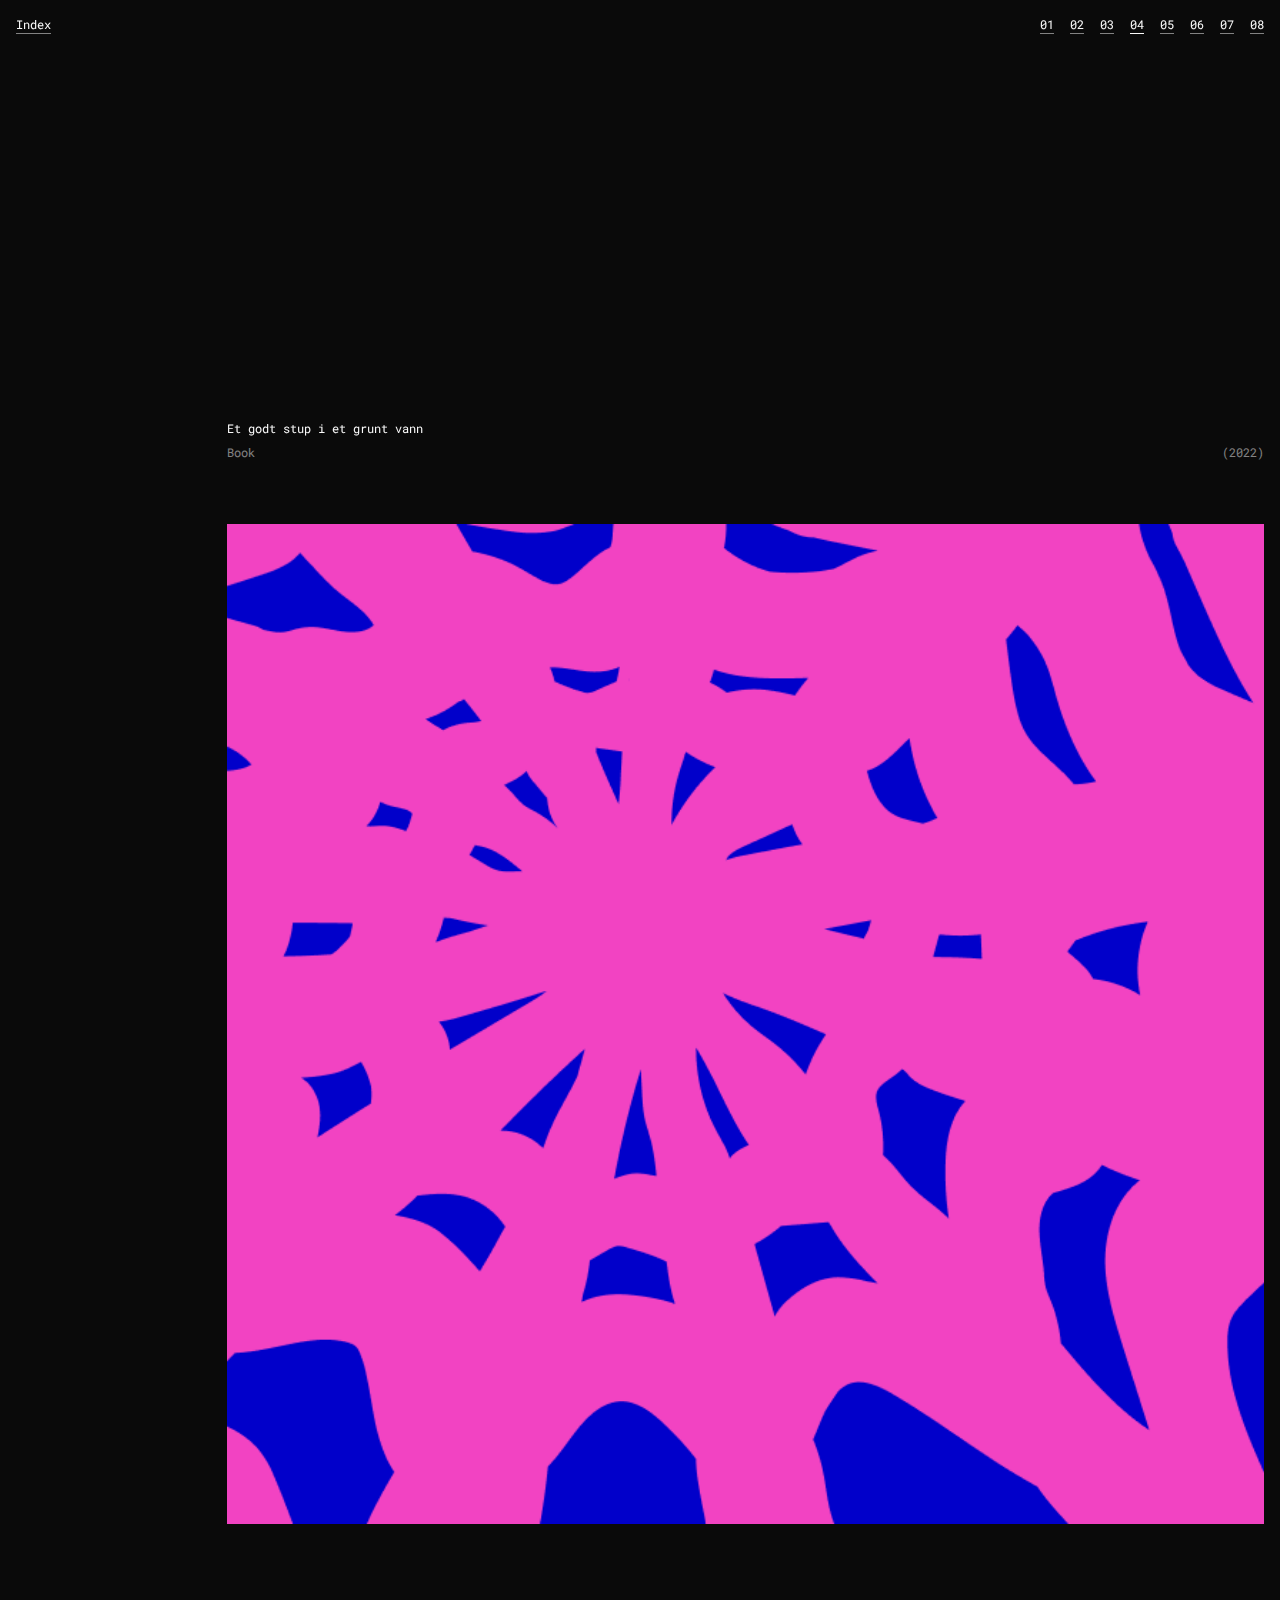
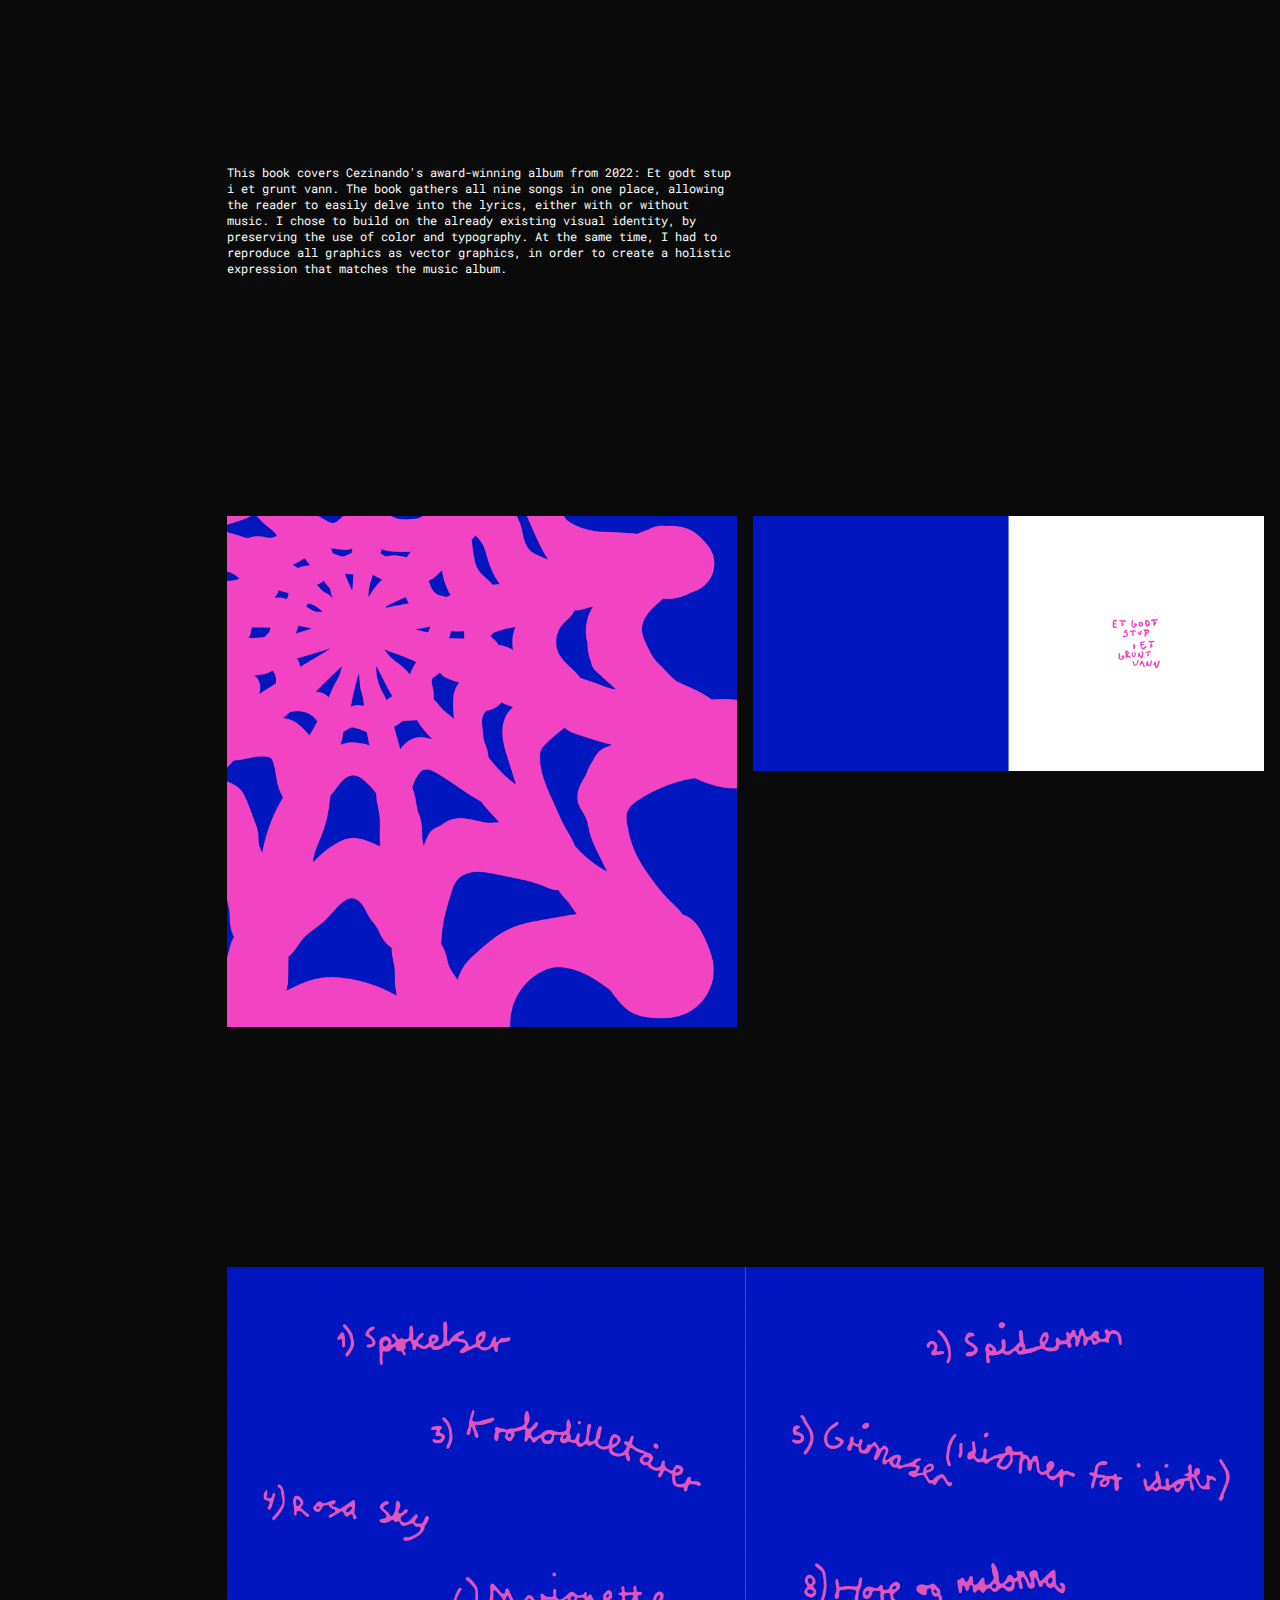
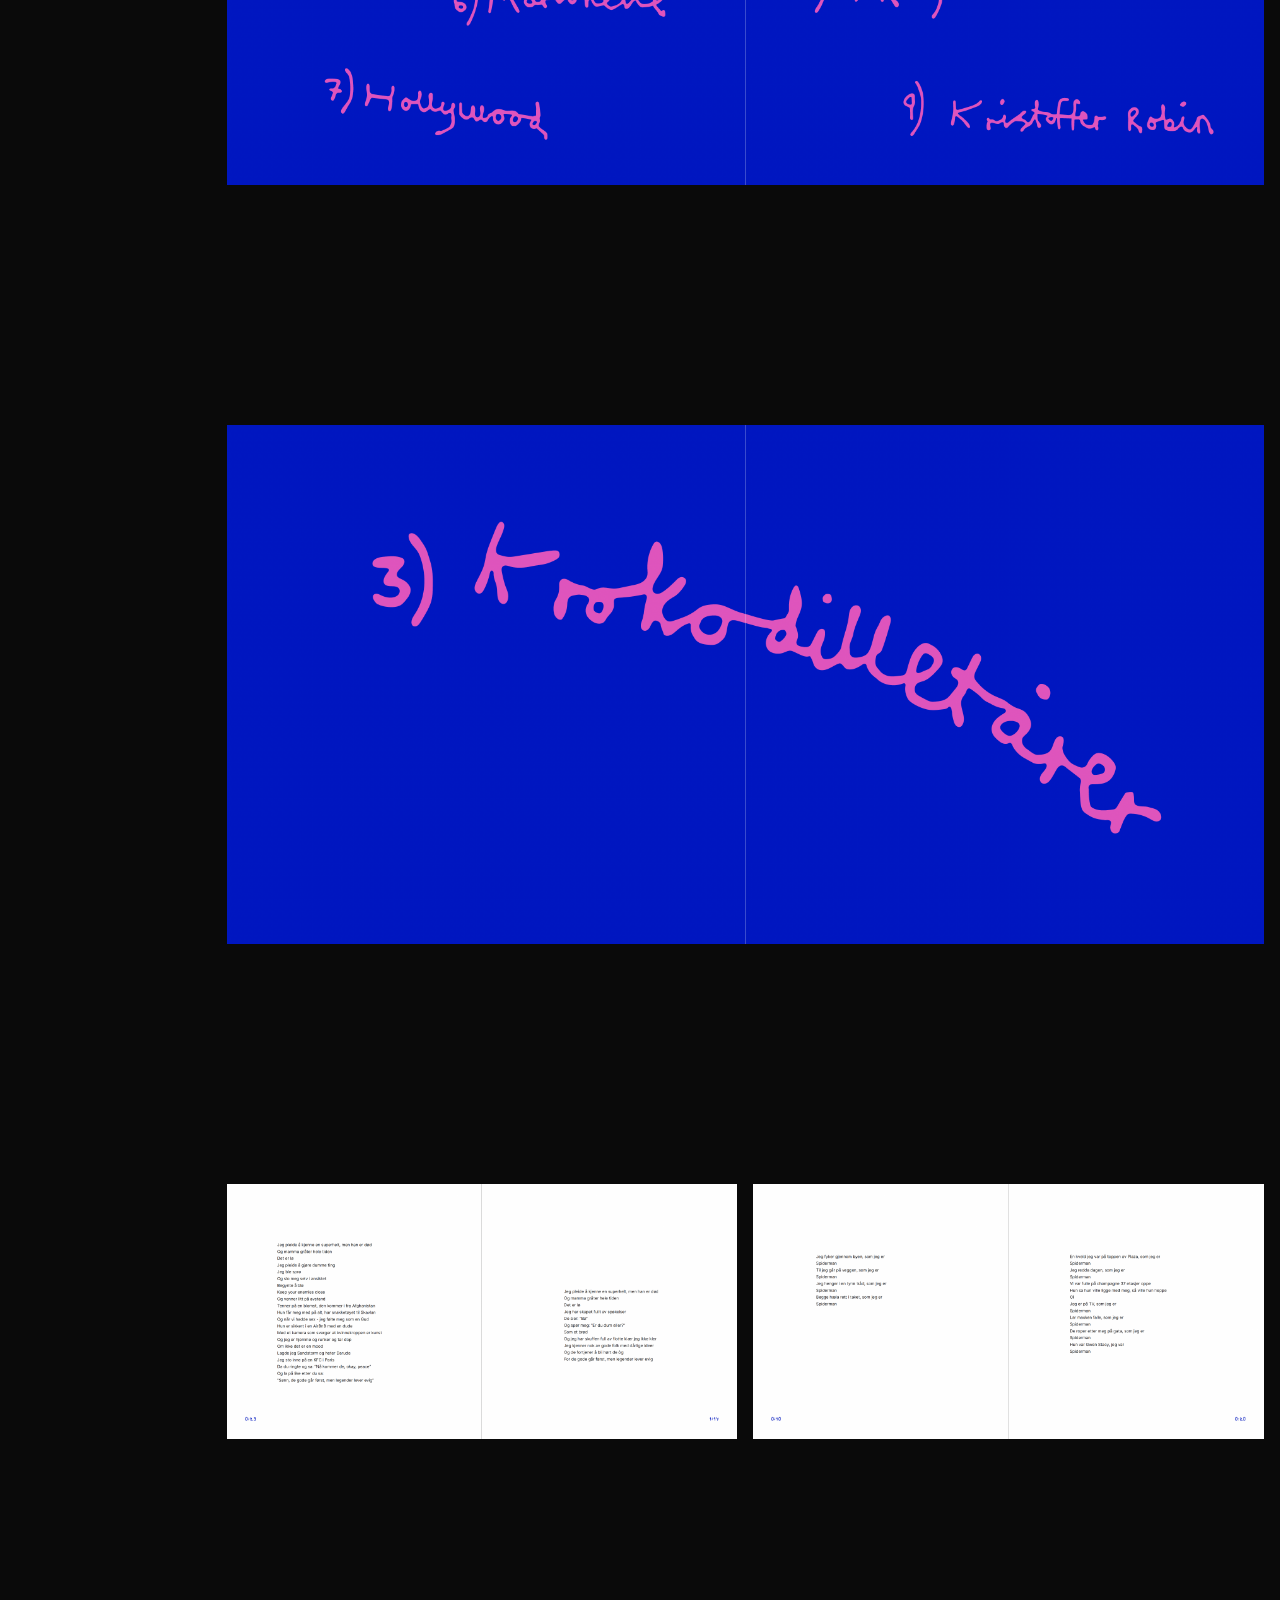
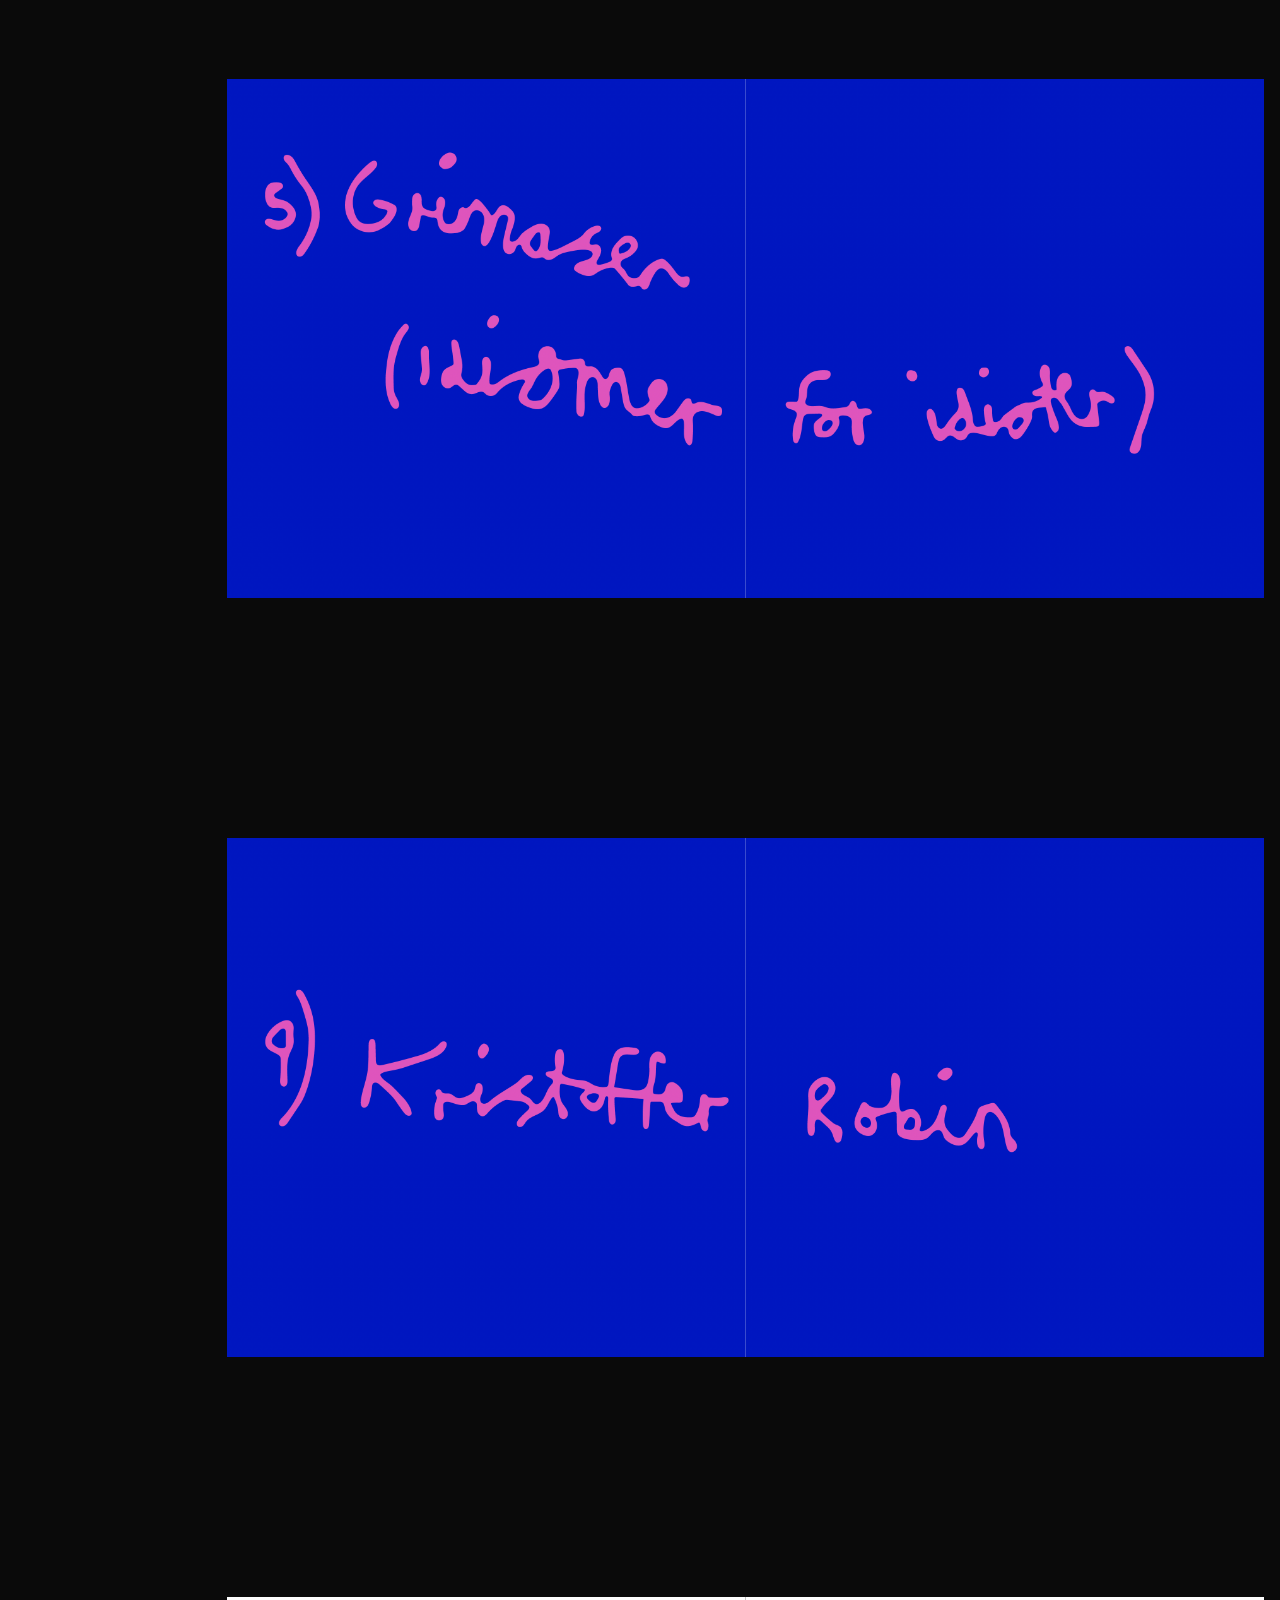
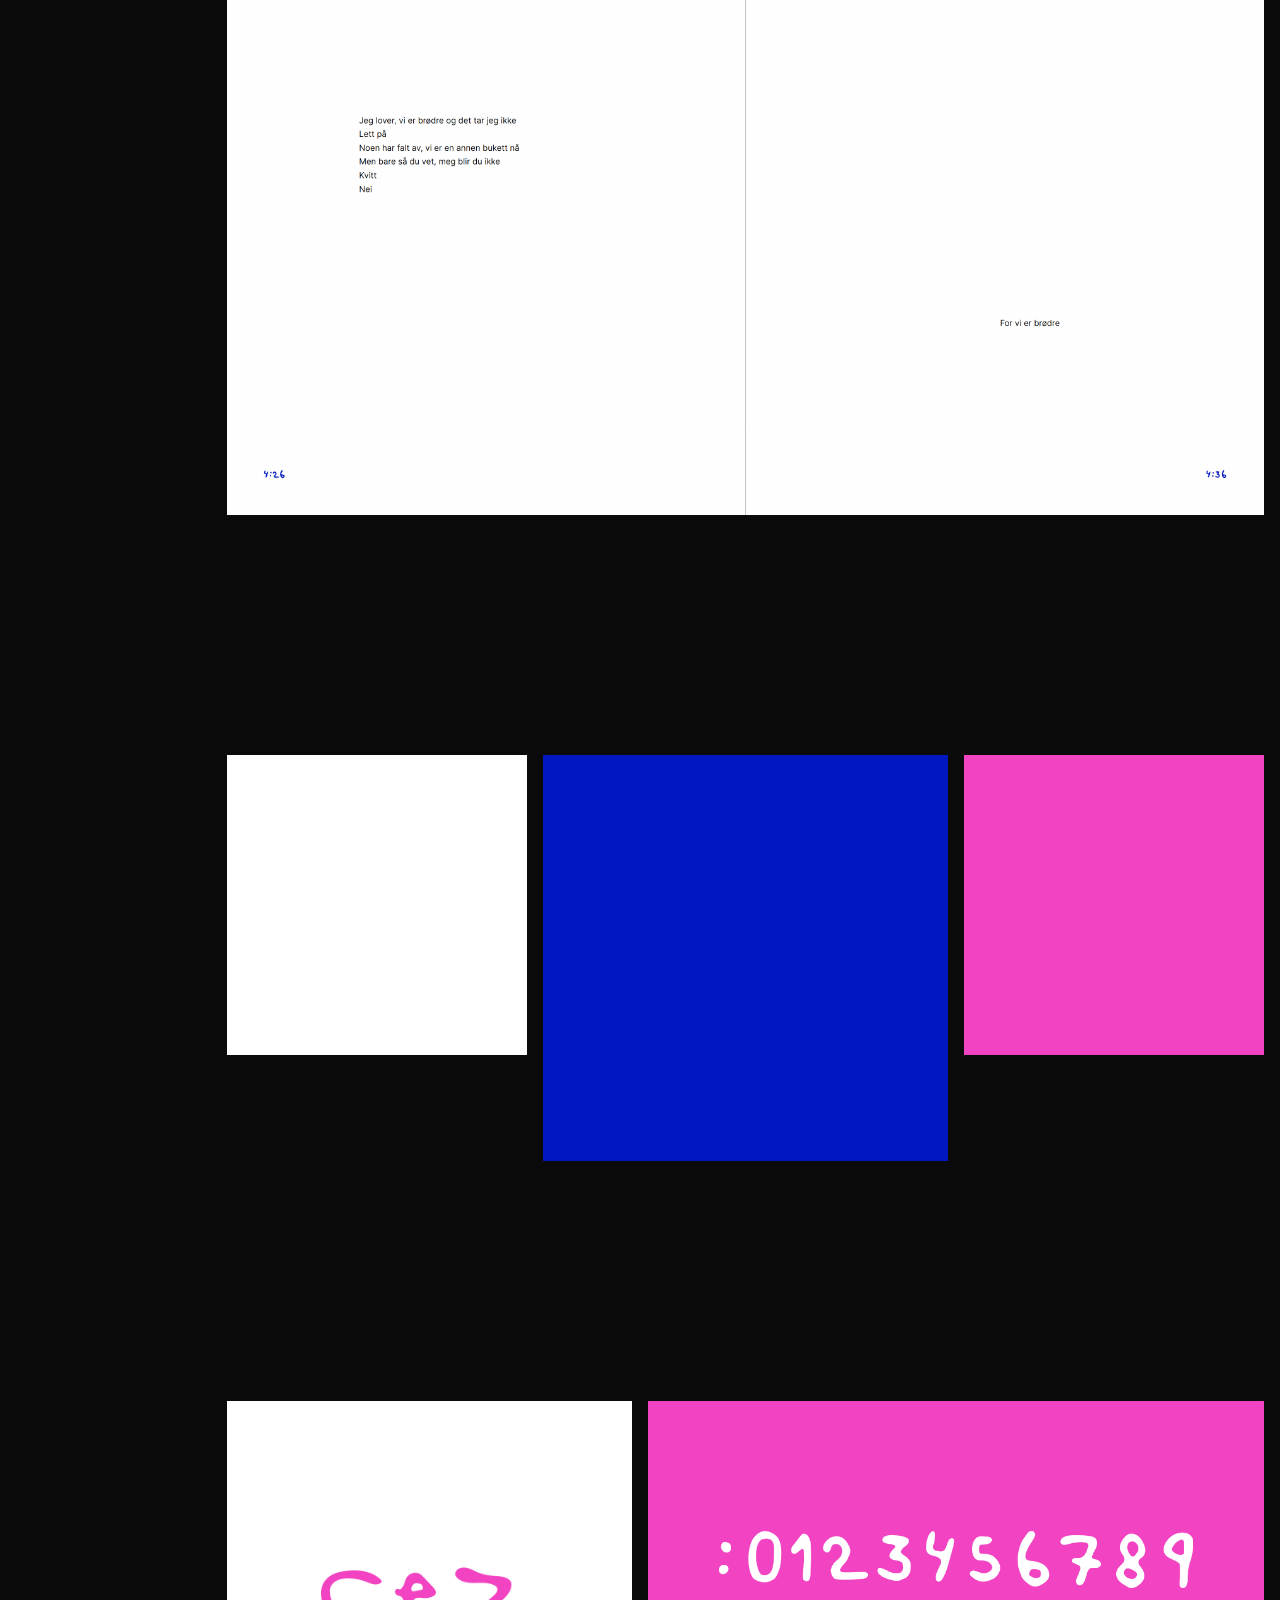
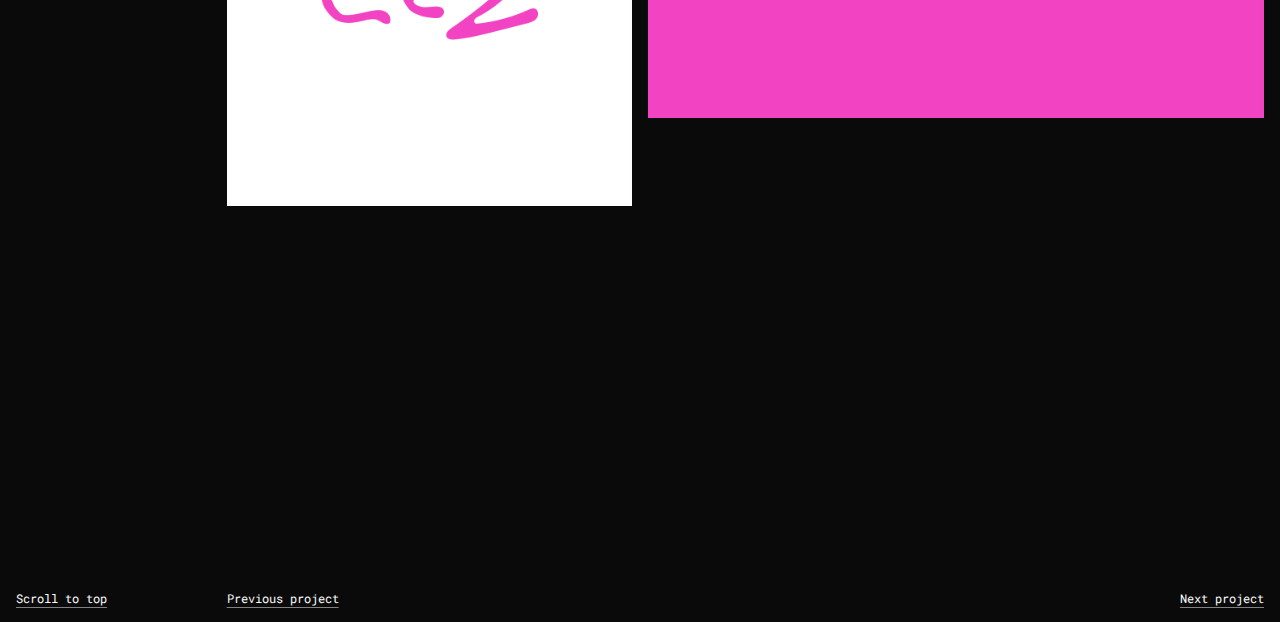
<file: etgodtstupietgruntvann.html>
<!DOCTYPE html>
<html lang="en">
  <head>
    <meta charset="UTF-8" />
    <meta http-equiv="X-UA-Compatible" content="IE=edge" />
    <meta name="viewport" content="width=device-width, initial-scale=1.0" />
    <link rel="icon" href="./images/m.ico" type="image/x-icon" />
    <link href="./output.css" rel="stylesheet" />
    <link
      rel="stylesheet"
      href="https://fonts.googleapis.com/css2?family=Roboto+Mono:ital,wght@0,100..700;1,100..700&display=swap"
    />
    <title>Et godt stup i et grunt vann</title>
  </head>
  <body class="bg-neutral-950 text-neutral-50 text-xs">
    <main>
      <section
        class="lg:hidden flex flex-col opacity-0 transition-opacity duration-1000 ease-linear"
      >
        <a
          href="index.html"
          class="top-0 right-0 fixed m-3 z-10 h-fit underline underline-offset-4 decoration-neutral-50/50 hover:decoration-neutral-50"
          >Index</a
        >
        <div class="flex flex-col px-3">
          <div class="pb-2 mt-60 sticky top-3">
            <p>Et godt stup i et grunt vann</p>
          </div>
          <div class="flex flex-col gap-52">
            <div class="flex flex-col gap-24">
              <div class="flex flex-col gap-12">
                <div class="flex flex-row justify-between">
                  <p class="text-neutral-50/50">Book</p>
                  <p class="text-neutral-50/50">(2022)</p>
                </div>
                <img
                  class="object-cover h-[500px] w-full"
                  loading="lazy"
                  role="banner"
                  decoding="sync"
                  fetchpriority="high"
                  src="./images/etgodtstupietgruntvann_banner.png"
                  alt="Et godt stup i et grunt vann"
                />
              </div>
              <p>
                This book covers Cezinando's award-winning album from 2022: Et
                godt stup i et grunt vann. The book gathers all nine songs in
                one place, allowing the reader to easily delve into the lyrics,
                either with or without music. I chose to build on the already
                existing visual identity, by preserving the use of color and
                typography. At the same time, I had to reproduce all graphics as
                vector graphics, in order to create a holistic expression that
                matches the music album.
              </p>
              <ul class="flex flex-col gap-24">
                <li class="flex flex-col gap-3">
                  <img src="./images/etgodtstupietgruntvann_1.png" alt="" />
                  <img src="./images/etgodtstupietgruntvann_2.png" alt="" />
                </li>
                <li>
                  <img src="./images/etgodtstupietgruntvann_3.png" alt="" />
                </li>
                <li>
                  <img src="./images/etgodtstupietgruntvann_4.png" alt="" />
                </li>
                <li class="flex flex-col gap-3">
                  <img src="./images/etgodtstupietgruntvann_5.png" alt="" />
                  <img src="./images/etgodtstupietgruntvann_6.png" alt="" />
                </li>
                <li>
                  <img src="./images/etgodtstupietgruntvann_7.png" alt="" />
                </li>
                <li>
                  <img src="./images/etgodtstupietgruntvann_8.png" alt="" />
                </li>
                <li>
                  <img src="./images/etgodtstupietgruntvann_9.png" alt="" />
                </li>
                <li class="flex flex-col gap-3">
                  <img
                    class="w-full"
                    src="./images/etgodtstupietgruntvann_11.png"
                    alt=""
                  />
                  <img
                    class="w-full"
                    src="./images/etgodtstupietgruntvann_10.png"
                    alt=""
                  />
                </li>
              </ul>
            </div>
            <div class="flex flex-row justify-between pb-12">
              <a
                href="fricktion.html"
                class="underline underline-offset-4 decoration-neutral-50/50 hover:decoration-neutral-50"
                >Previous project</a
              >
              <a
                href="morell.html"
                class="underline underline-offset-4 decoration-neutral-50/50 hover:decoration-neutral-50"
                >Next project</a
              >
            </div>
          </div>
        </div>
      </section>
      <section
        class="sm:hidden lg:block flex flex-col opacity-0 transition-opacity duration-500 ease-linear"
      >
        <a
          href="index.html"
          class="top-0 left-0 fixed m-4 z-10 underline underline-offset-4 decoration-neutral-50/50 hover:decoration-neutral-50"
          >Index</a
        >
        <div class="flex flex-row gap-4 top-0 right-0 m-4 fixed z-10">
          <a
            href="modus.html"
            class="decoration-neutral-50/50 underline-offset-4 underline hover:decoration-neutral-50"
            >01</a
          >
          <a
            href="jegerrapper.html"
            class="decoration-neutral-50/50 underline-offset-4 underline hover:decoration-neutral-50"
            >02</a
          >
          <a
            href="fricktion.html"
            class="decoration-neutral-50/50 underline-offset-4 underline hover:decoration-neutral-50"
            >03</a
          >
          <a href="" class="decoration-neutral-50 underline-offset-4 underline"
            >04</a
          >
          <a
            href="morell.html"
            class="decoration-neutral-50/50 underline-offset-4 underline hover:decoration-neutral-50"
            >05</a
          >
          <a
            href="sasplussaspussy.html"
            class="decoration-neutral-50/50 underline-offset-4 underline hover:decoration-neutral-50"
            >06</a
          >
          <a
            href="synk.html"
            class="decoration-neutral-50/50 underline-offset-4 underline hover:decoration-neutral-50"
            >07</a
          >
          <a
            href="mulligan.html"
            class="decoration-neutral-50/50 underline-offset-4 underline hover:decoration-neutral-50"
            >08</a
          >
        </div>
        <div class="flex flex-col">
          <header
            class="grid grid-cols-12 gap-4 px-4 pb-2 mt-[420px] sticky top-4"
          >
            <div class="col-start-3 col-span-5">
              <p>Et godt stup i et grunt vann</p>
            </div>
          </header>
          <div class="flex flex-col gap-60">
            <div class="grid grid-cols-12 gap-4 px-4">
              <div class="col-start-3 col-span-full">
                <div class="flex flex-col gap-16">
                  <div class="flex flex-row justify-between text-neutral-50/50">
                    <p>Book</p>
                    <p>(2022)</p>
                  </div>
                  <img
                    class="object-cover h-[1000px] w-full col-start-3 col-span-full"
                    loading="lazy"
                    role="banner"
                    decoding="sync"
                    fetchpriority="high"
                    src="./images/etgodtstupietgruntvann_banner.png"
                    alt="Et godt stup i et grunt vann"
                  />
                </div>
              </div>
            </div>
            <div class="grid grid-cols-12 gap-4 gap-y-60 px-4">
              <p class="col-start-3 col-span-5">
                This book covers Cezinando's award-winning album from 2022: Et
                godt stup i et grunt vann. The book gathers all nine songs in
                one place, allowing the reader to easily delve into the lyrics,
                either with or without music. I chose to build on the already
                existing visual identity, by preserving the use of color and
                typography. At the same time, I had to reproduce all graphics as
                vector graphics, in order to create a holistic expression that
                matches the music album.
              </p>
            </div>
            <div class="grid grid-cols-12 gap-4 gap-y-60 px-4">
              <ul class="col-start-3 col-span-full">
                <li class="grid grid-cols-10 gap-4 pb-60">
                  <img
                    class="col-start-1 col-span-5"
                    src="./images/etgodtstupietgruntvann_1.png"
                    alt=""
                  />
                  <img
                    class="col-start-6 col-span-full"
                    src="./images/etgodtstupietgruntvann_2.png"
                    alt=""
                  />
                </li>
                <li class="grid grid-cols-10 gap-4 pb-60">
                  <img
                    class="col-start-1 col-span-full"
                    src="./images/etgodtstupietgruntvann_3.png"
                    alt=""
                  />
                </li>
                <li class="grid grid-cols-10 gap-4 pb-60">
                  <img
                    class="col-start-1 col-span-full"
                    src="./images/etgodtstupietgruntvann_4.png"
                    alt=""
                  />
                </li>
                <li class="grid grid-cols-10 gap-4 pb-60">
                  <img
                    class="col-start-1 col-span-5"
                    src="./images/etgodtstupietgruntvann_5.png"
                    alt=""
                  />
                  <img
                    class="col-start-6 col-span-full"
                    src="./images/etgodtstupietgruntvann_6.png"
                    alt=""
                  />
                </li>
                <li class="grid grid-cols-10 gap-4 pb-60">
                  <img
                    class="col-start-1 col-span-full w-full"
                    src="./images/etgodtstupietgruntvann_7.png"
                    alt=""
                  />
                </li>
                <li class="grid grid-cols-10 gap-4 pb-60">
                  <img
                    class="col-start-1 col-span-full w-full"
                    src="./images/etgodtstupietgruntvann_8.png"
                    alt=""
                  />
                </li>
                <li class="grid grid-cols-10 gap-4 pb-60">
                  <img
                    class="col-start-1 col-span-full w-full"
                    src="./images/etgodtstupietgruntvann_9.png"
                    alt=""
                  />
                </li>
                <li class="grid grid-cols-10 gap-4 pb-60">
                  <img
                    class="col-start-1 col-span-3 w-full"
                    src="./images/etgodtstupietgruntvann_12.png"
                    alt=""
                  />
                  <img
                    class="col-start-4 col-span-4 w-full"
                    src="./images/etgodtstupietgruntvann_13.png"
                    alt=""
                  />
                  <img
                    class="col-start-8 col-span-3 w-full"
                    src="./images/etgodtstupietgruntvann_14.png"
                    alt=""
                  />
                </li>
                <li class="grid grid-cols-10 gap-4 pb-96">
                  <img
                    class="col-start-1 col-span-4 w-full"
                    src="./images/etgodtstupietgruntvann_10.png"
                    alt=""
                  />
                  <img
                    class="col-start-5 col-span-full w-full"
                    src="./images/etgodtstupietgruntvann_11.png"
                    alt=""
                  />
                </li>
              </ul>
            </div>
          </div>
        </div>
        <footer class="grid grid-cols-12 grid-flow-col gap-4 px-4 pb-4">
          <button
            onclick="scrollToTop()"
            class="col-start-1 col-span-2 w-fit underline underline-offset-4 decoration-neutral-50/50 hover:decoration-neutral-50"
          >
            Scroll to top
          </button>

          <div class="col-start-3 col-span-full flex flex-row justify-between">
            <a
              href="fricktion.html"
              class="underline underline-offset-4 decoration-neutral-50/50 hover:decoration-neutral-50"
              >Previous project</a
            >
            <a
              href="morell.html"
              class="underline underline-offset-4 decoration-neutral-50/50 hover:decoration-neutral-50"
              >Next project</a
            >
          </div>
        </footer>
      </section>
    </main>
    <script>
      window.addEventListener("load", function () {
        // Finn alle seksjoner som skal fades inn
        var sections = document.querySelectorAll("section");
        sections.forEach(function (section) {
          // Legg til klassen for fade-in-animasjonen
          section.classList.add("opacity-100");
        });
      });
      function scrollToTop() {
        window.scrollTo({
          top: 0,
          behavior: "smooth",
        });
      }
    </script>
  </body>
</html>
</file>
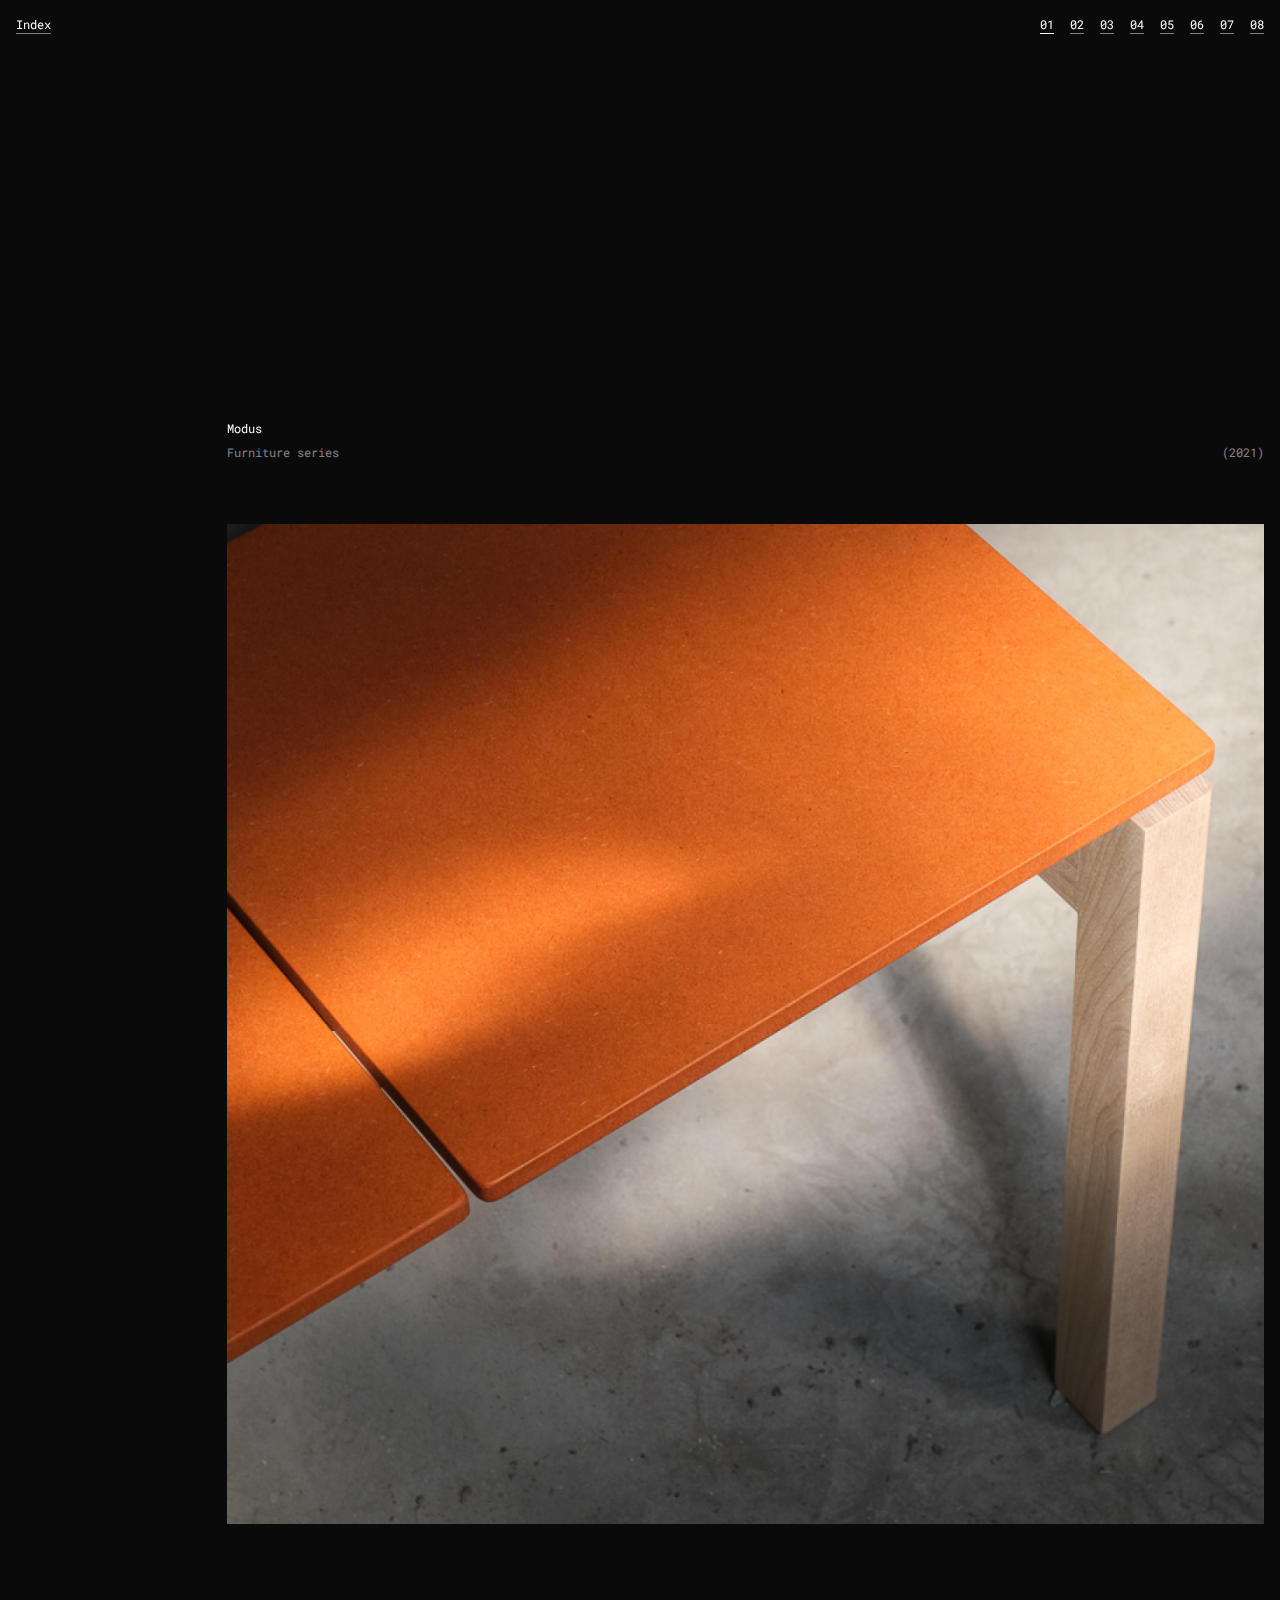
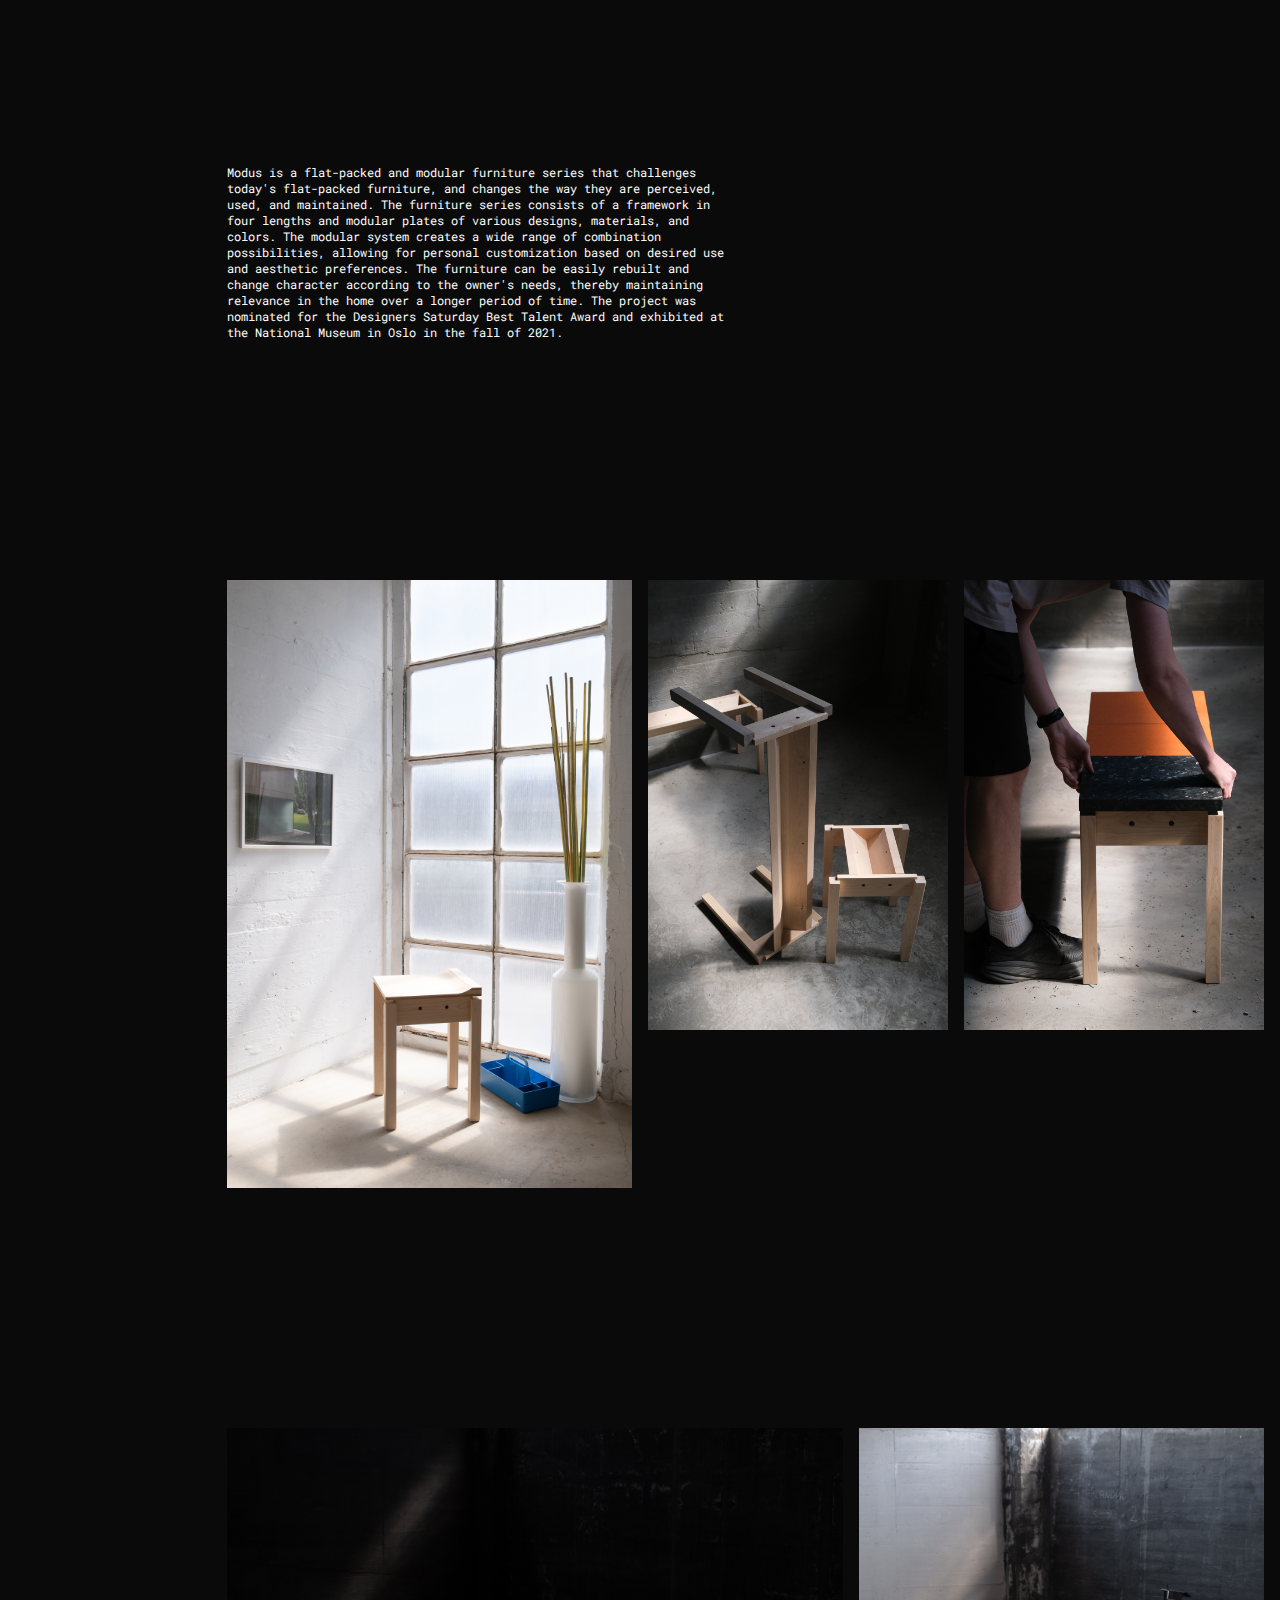
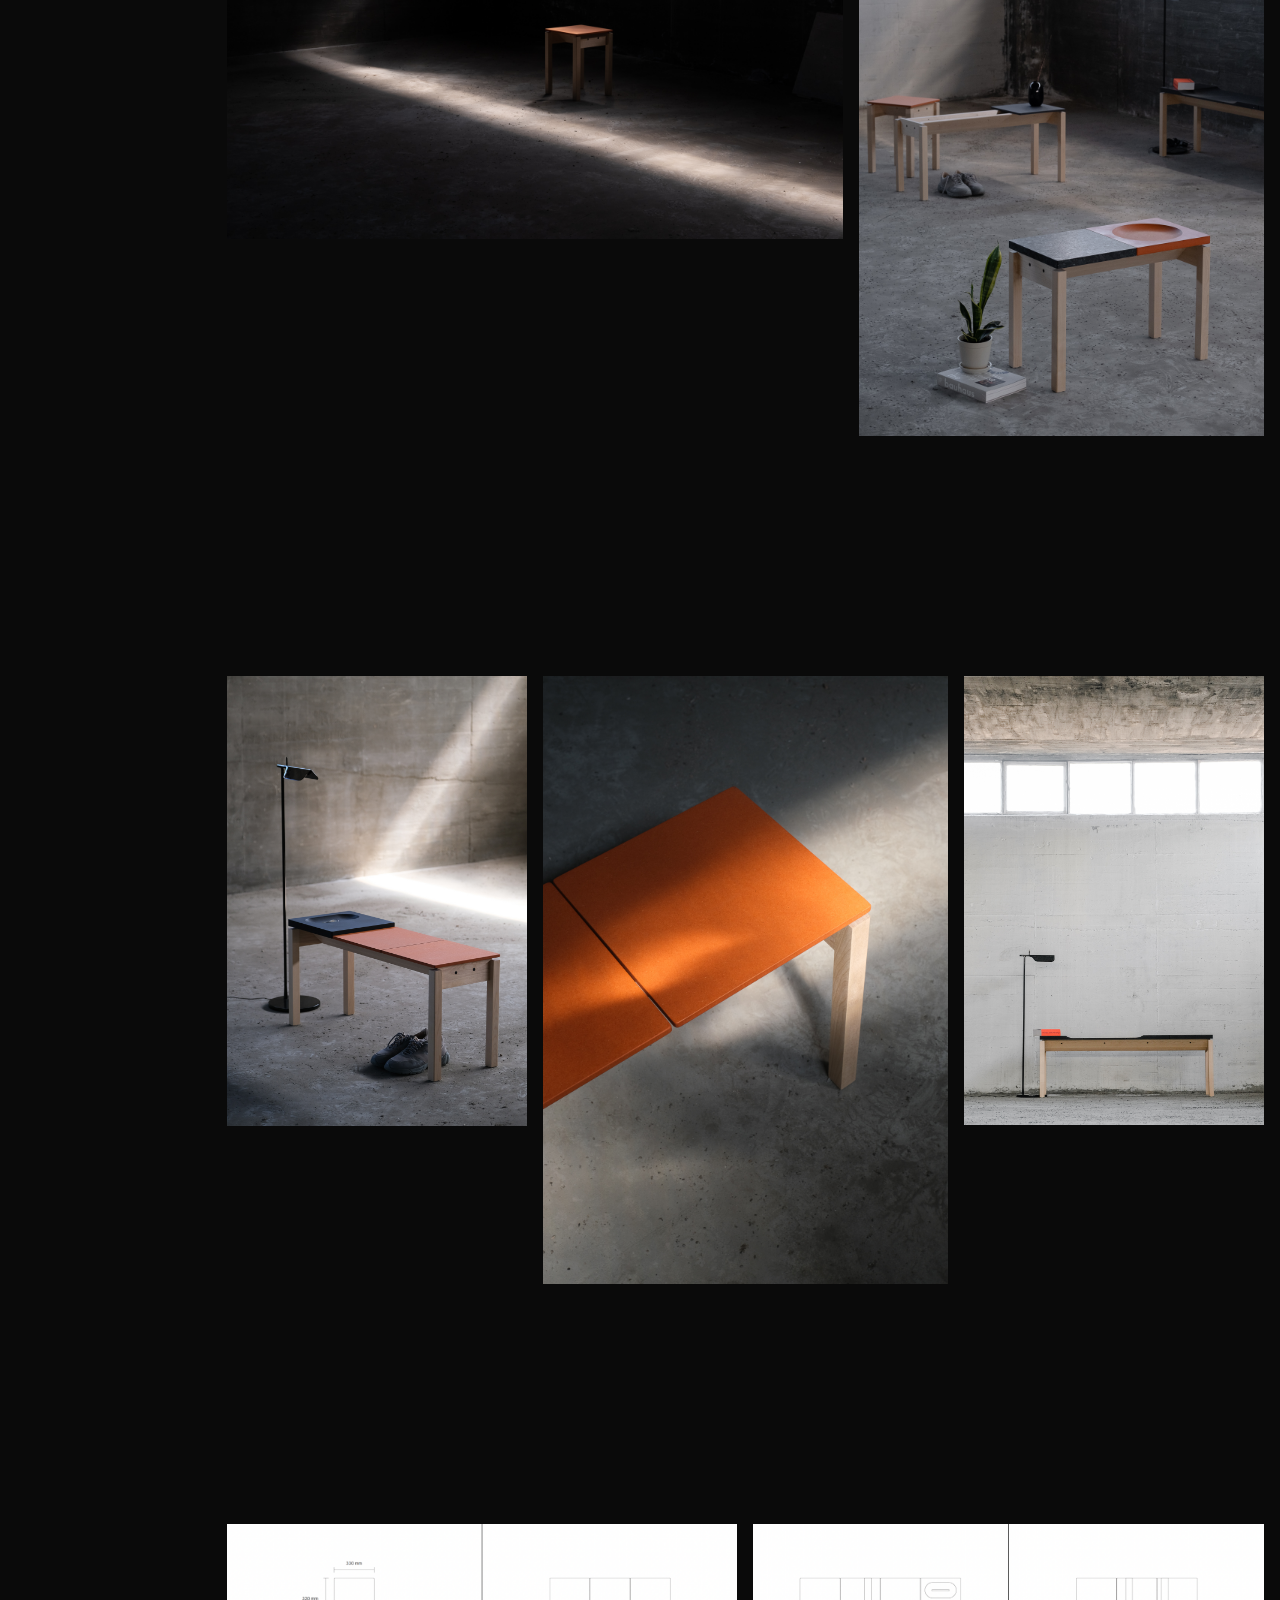
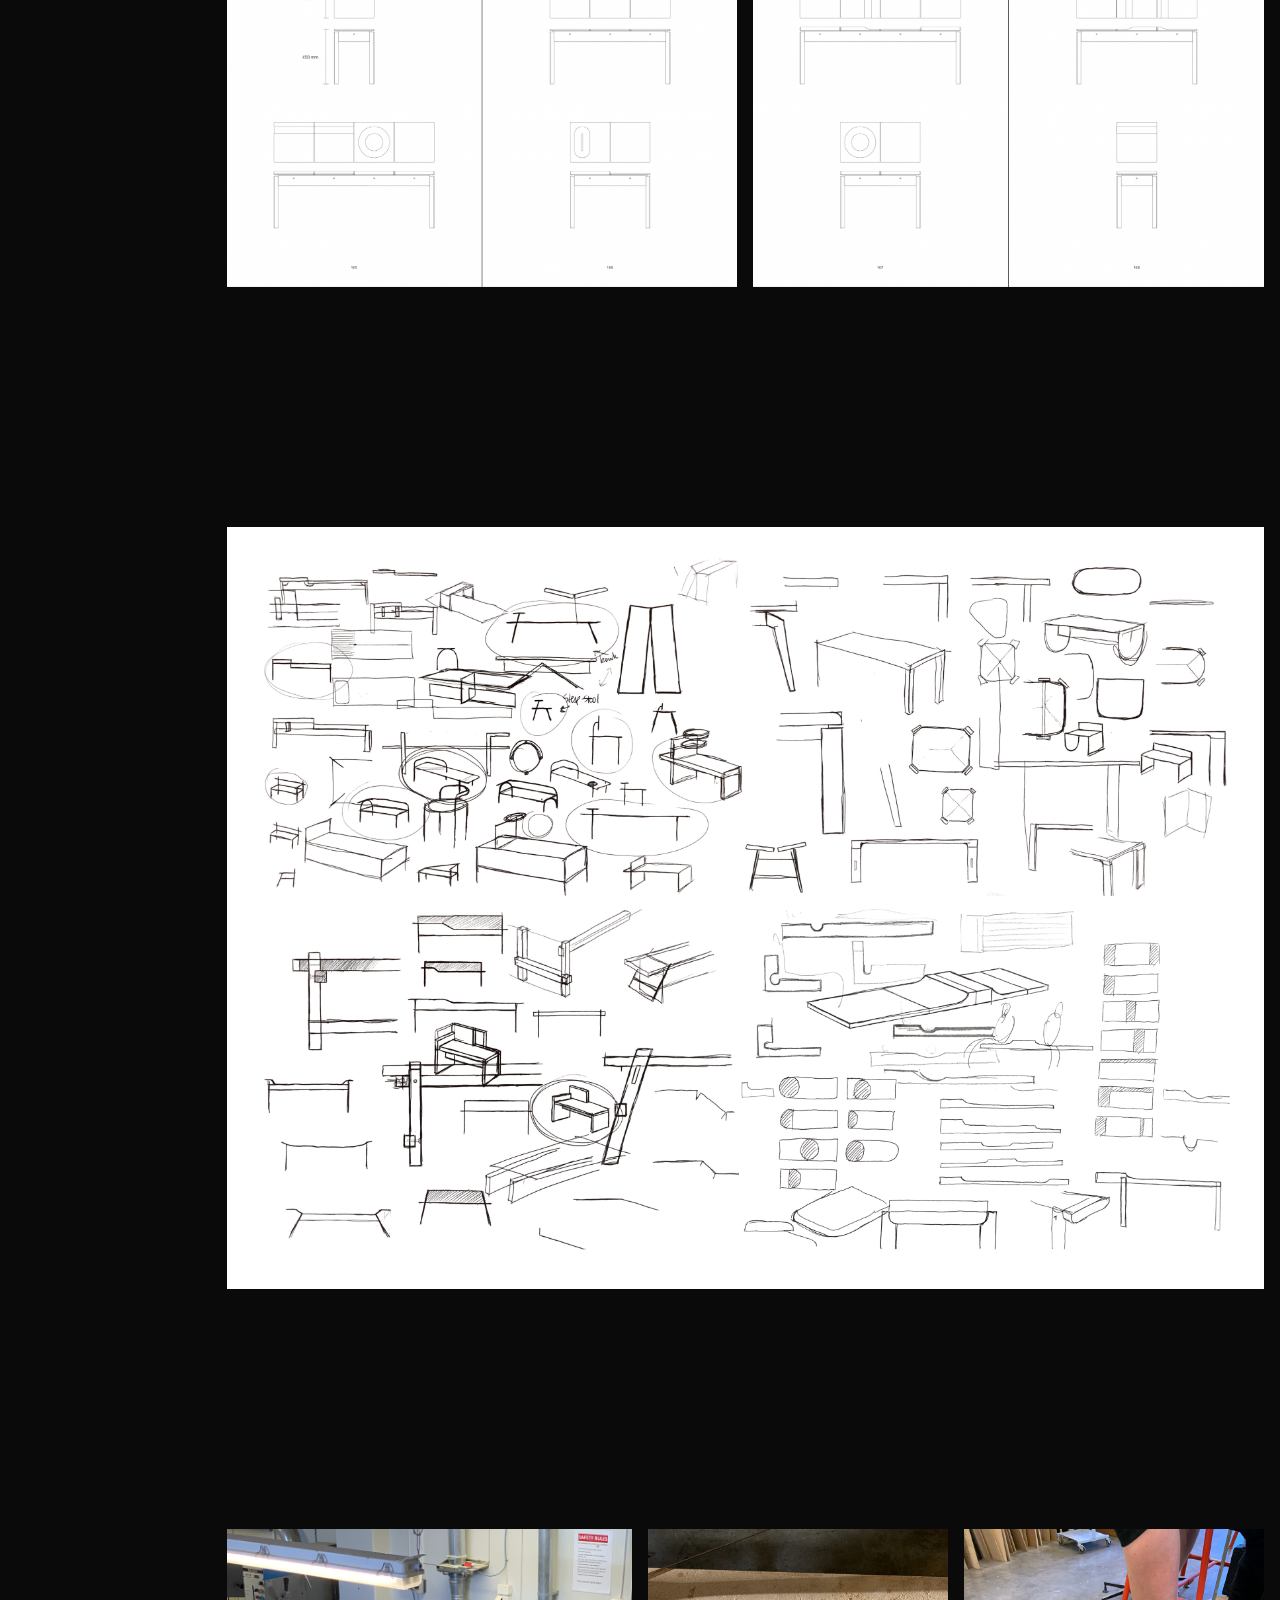
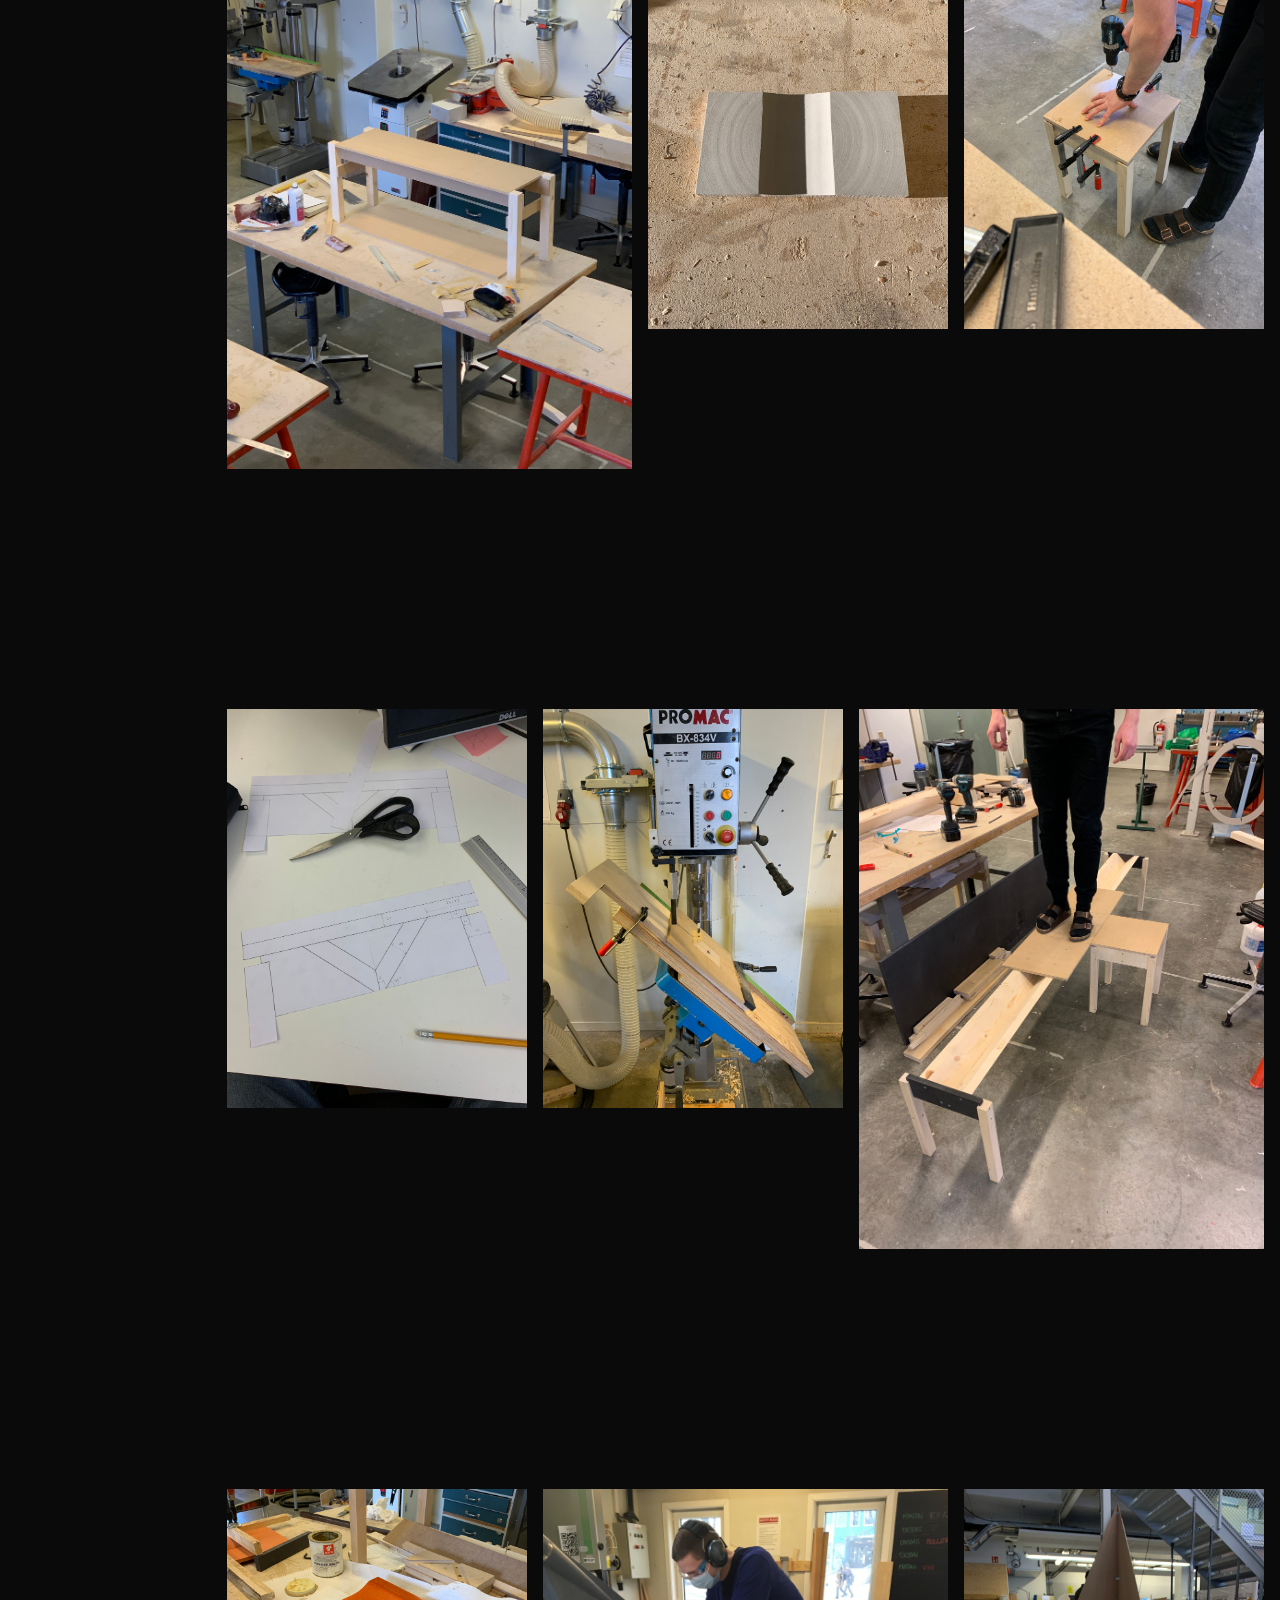
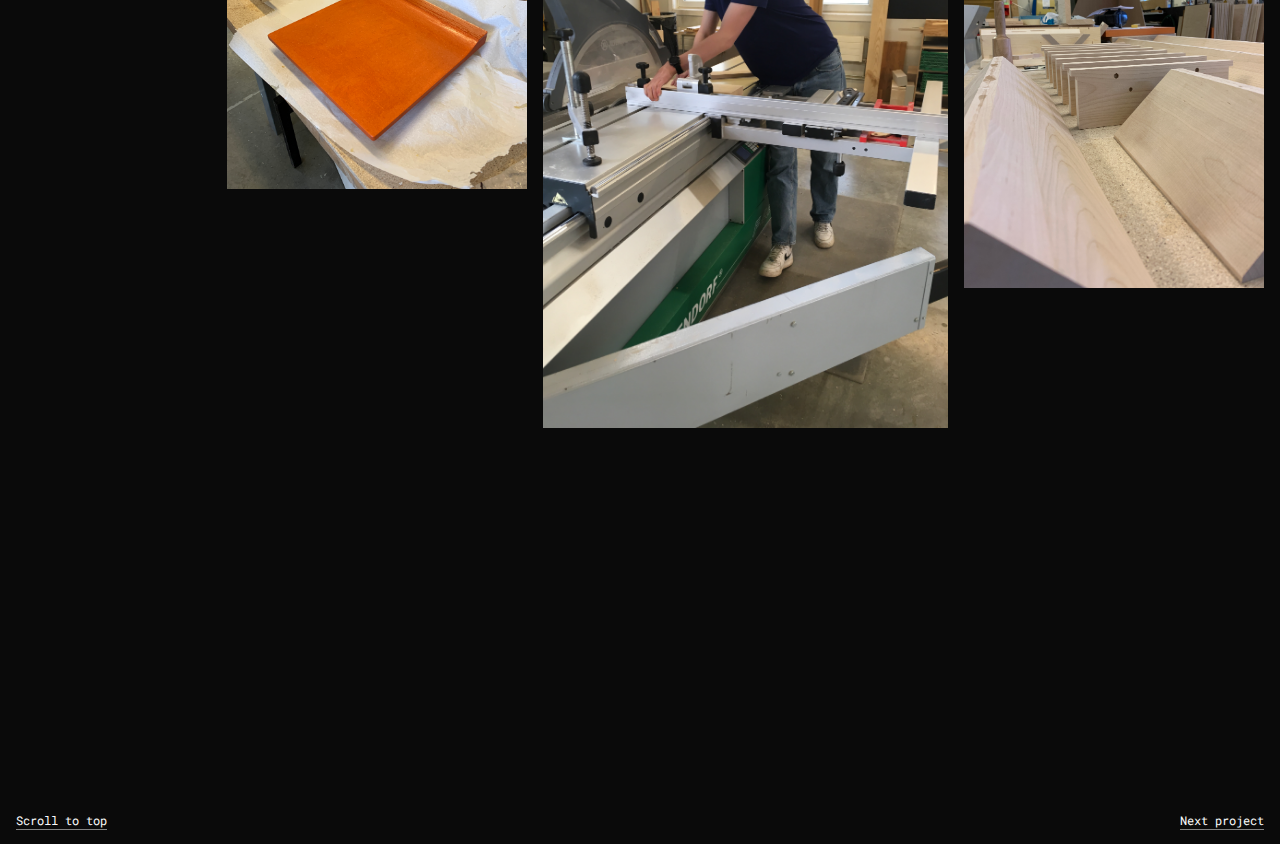
<file: modus.html>
<!DOCTYPE html>
<html lang="en">
  <head>
    <meta charset="UTF-8" />
    <meta http-equiv="X-UA-Compatible" content="IE=edge" />
    <meta name="viewport" content="width=device-width, initial-scale=1.0" />
    <link rel="icon" href="./images/m.ico" type="image/x-icon" />
    <link href="./output.css" rel="stylesheet" />
    <link
      rel="stylesheet"
      href="https://fonts.googleapis.com/css2?family=Roboto+Mono:ital,wght@0,100..700;1,100..700&display=swap"
    />
    <title>Modus</title>
  </head>
  <body class="bg-neutral-950 text-neutral-50 text-xs">
    <main>
      <section
        class="lg:hidden flex flex-col opacity-0 transition-opacity duration-1000 ease-linear"
      >
        <a
          href="index.html"
          class="top-0 right-0 fixed m-3 z-10 h-fit underline underline-offset-4 decoration-neutral-50/50 hover:decoration-neutral-50"
          >Index</a
        >
        <div class="flex flex-col px-3">
          <div class="pb-2 mt-60 sticky top-3">
            <p>Modus</p>
          </div>
          <div class="flex flex-col gap-52">
            <div class="flex flex-col gap-24">
              <div class="flex flex-col gap-12">
                <div class="flex flex-row justify-between">
                  <p class="text-neutral-50/50">Furniture series</p>
                  <p class="text-neutral-50/50">(2021)</p>
                </div>
                <img
                  class="object-cover h-[500px] w-full"
                  loading="lazy"
                  role="banner"
                  decoding="sync"
                  fetchpriority="high"
                  src="./images/modus_banner.png"
                  alt="Modus"
                />
              </div>
              <p>
                Modus is a flat-packed and modular furniture series that
                challenges today's flat-packed furniture, and changes the way
                they are perceived, used, and maintained. The furniture series
                consists of a framework in four lengths and modular plates of
                various designs, materials, and colors. The modular system
                creates a wide range of combination possibilities, allowing for
                personal customization based on desired use and aesthetic
                preferences. The furniture can be easily rebuilt and change
                character according to the owner's needs, thereby maintaining
                relevance in the home over a longer period of time. The project
                was nominated for the Designers Saturday Best Talent Award and
                exhibited at the National Museum in Oslo in the fall of 2021.
              </p>
              <ul class="flex flex-col gap-24">
                <li class="flex flex-col gap-3">
                  <img src="./images/modus_6.png" alt="" />
                  <img src="./images/modus_2.png" alt="" />
                  <img src="./images/modus_3.png" alt="" />
                </li>
                <li class="flex flex-col gap-3">
                  <img src="./images/modus_5.png" alt="" />
                  <img src="./images/modus_4.png" alt="" />
                </li>
                <li class="flex flex-col gap-3">
                  <img src="./images/modus_1.png" alt="" />
                  <img src="./images/modus_9.png" alt="" />
                  <img src="./images/modus_8.png" alt="" />
                </li>
                <li class="flex flex-col gap-3">
                  <img src="./images/modus_process_10.png" alt="" />
                  <img src="./images/modus_process_11.png" alt="" />
                </li>
                <li>
                  <img src="./images/modus_sketches.png" alt="" />
                </li>
                <li class="flex flex-col gap-3">
                  <img
                    src="./images/modus_process_1.png"
                    class="w-full"
                    alt=""
                  />
                  <img
                    src="./images/modus_process_2.png"
                    class="w-full"
                    alt=""
                  />
                  <img
                    src="./images/modus_process_9.png"
                    class="w-full"
                    alt=""
                  />
                </li>
                <li class="flex flex-col gap-3">
                  <img
                    src="./images/modus_process_3.png"
                    class="w-full"
                    alt=""
                  />
                  <img
                    src="./images/modus_process_4.png"
                    class="w-full"
                    alt=""
                  />
                  <img
                    src="./images/modus_process_5.png"
                    class="w-full"
                    alt=""
                  />
                </li>
                <li class="flex flex-col gap-3">
                  <img
                    src="./images/modus_process_6.png"
                    class="w-full"
                    alt=""
                  />
                  <img
                    src="./images/modus_process_7.png"
                    class="w-full"
                    alt=""
                  />
                  <img
                    src="./images/modus_process_8.png"
                    class="w-full"
                    alt=""
                  />
                </li>
              </ul>
            </div>
            <div class="flex flex-row justify-between pb-12">
              <a
                href="index.html"
                class="underline underline-offset-4 decoration-neutral-50/50 hover:decoration-neutral-50"
              ></a>
              <a
                href="jegerrapper.html"
                class="underline underline-offset-4 decoration-neutral-50/50 hover:decoration-neutral-50"
                >Next project</a
              >
            </div>
          </div>
        </div>
      </section>
      <section
        class="sm:hidden lg:block flex flex-col opacity-0 transition-opacity duration-500 ease-linear"
      >
        <a
          href="index.html"
          class="top-0 left-0 fixed m-4 z-10 underline underline-offset-4 decoration-neutral-50/50 hover:decoration-neutral-50"
          >Index</a
        >
        <div class="flex flex-row gap-4 top-0 right-0 m-4 fixed z-10">
          <a href="" class="decoration-neutral-50 underline-offset-4 underline"
            >01</a
          >
          <a
            href="jegerrapper.html"
            class="decoration-neutral-50/50 underline-offset-4 underline hover:decoration-neutral-50"
            >02</a
          >
          <a
            href="fricktion.html"
            class="decoration-neutral-50/50 underline-offset-4 underline hover:decoration-neutral-50"
            >03</a
          >
          <a
            href="etgodtstupietgruntvann.html"
            class="decoration-neutral-50/50 underline-offset-4 underline hover:decoration-neutral-50"
            >04</a
          >
          <a
            href="morell.html"
            class="decoration-neutral-50/50 underline-offset-4 underline hover:decoration-neutral-50"
            >05</a
          >
          <a
            href="sasplussaspussy.html"
            class="decoration-neutral-50/50 underline-offset-4 underline hover:decoration-neutral-50"
            >06</a
          >
          <a
            href="synk.html"
            class="decoration-neutral-50/50 underline-offset-4 underline hover:decoration-neutral-50"
            >07</a
          >
          <a
            href="mulligan.html"
            class="decoration-neutral-50/50 underline-offset-4 underline hover:decoration-neutral-50"
            >08</a
          >
        </div>
        <div class="flex flex-col">
          <header
            class="grid grid-cols-12 gap-4 px-4 pb-2 mt-[420px] sticky top-4"
          >
            <div class="col-start-3 col-span-5">
              <p>Modus</p>
            </div>
          </header>
          <div class="flex flex-col gap-60">
            <div class="grid grid-cols-12 gap-4 px-4">
              <div class="col-start-3 col-span-full">
                <div class="flex flex-col gap-16">
                  <div class="flex flex-row justify-between text-neutral-50/50">
                    <p>Furniture series</p>
                    <p>(2021)</p>
                  </div>
                  <img
                    class="object-cover h-[1000px] w-full col-start-3 col-span-full"
                    loading="lazy"
                    role="banner"
                    decoding="sync"
                    fetchpriority="high"
                    src="./images/modus_banner.png"
                    alt="Modus"
                  />
                </div>
              </div>
            </div>
            <div class="grid grid-cols-12 gap-4 gap-y-60 px-4">
              <p class="col-start-3 col-span-5">
                Modus is a flat-packed and modular furniture series that
                challenges today's flat-packed furniture, and changes the way
                they are perceived, used, and maintained. The furniture series
                consists of a framework in four lengths and modular plates of
                various designs, materials, and colors. The modular system
                creates a wide range of combination possibilities, allowing for
                personal customization based on desired use and aesthetic
                preferences. The furniture can be easily rebuilt and change
                character according to the owner's needs, thereby maintaining
                relevance in the home over a longer period of time. The project
                was nominated for the Designers Saturday Best Talent Award and
                exhibited at the National Museum in Oslo in the fall of 2021.
              </p>
            </div>
            <div class="grid grid-cols-12 gap-4 gap-y-60 px-4">
              <ul class="col-start-3 col-span-full">
                <li class="grid grid-cols-10 gap-4 pb-60">
                  <img
                    class="col-start-1 col-span-4"
                    src="./images/modus_6.png"
                    alt=""
                  />
                  <img
                    class="col-start-5 col-span-3"
                    src="./images/modus_2.png"
                    alt=""
                  />
                  <img
                    class="col-start-8 col-span-3"
                    src="./images/modus_3.png"
                    alt=""
                  />
                </li>
                <li class="grid grid-cols-10 gap-4 pb-60">
                  <img
                    class="col-start-1 col-span-6"
                    src="./images/modus_5.png"
                    alt=""
                  />
                  <img
                    class="col-start-7 col-span-full"
                    src="./images/modus_4.png"
                    alt=""
                  />
                </li>
                <li class="grid grid-cols-10 gap-4 pb-60">
                  <img
                    class="col-start-1 col-span-3"
                    src="./images/modus_1.png"
                    alt=""
                  />
                  <img
                    class="col-start-4 col-span-4"
                    src="./images/modus_9.png"
                    alt=""
                  />
                  <img
                    class="col-start-8 col-span-3"
                    src="./images/modus_8.png"
                    alt=""
                  />
                </li>
                <li class="grid grid-cols-10 gap-4 pb-60">
                  <img
                    class="col-start-1 col-span-5"
                    src="./images/modus_process_10.png"
                    alt=""
                  />
                  <img
                    class="col-start-6 col-span-5"
                    src="./images/modus_process_11.png"
                    alt=""
                  />
                </li>
                <li class="grid grid-cols-10 gap-4 pb-60">
                  <img
                    class="col-start-1 col-span-full"
                    src="./images/modus_sketches.png"
                    alt=""
                  />
                </li>
                <li class="grid grid-cols-10 gap-4 pb-60">
                  <img
                    class="col-start-1 col-span-4"
                    src="./images/modus_process_1.png"
                    alt=""
                  />
                  <img
                    class="col-start-5 col-span-3"
                    src="./images/modus_process_2.png"
                    alt=""
                  />
                  <img
                    class="col-start-8 col-span-3"
                    src="./images/modus_process_9.png"
                    alt=""
                  />
                </li>
                <li class="grid grid-cols-10 gap-4 pb-60">
                  <img
                    class="col-start-1 col-span-3"
                    src="./images/modus_process_3.png"
                    alt=""
                  />
                  <img
                    class="col-start-4 col-span-3"
                    src="./images/modus_process_4.png"
                    alt=""
                  />
                  <img
                    class="col-start-7 col-span-4"
                    src="./images/modus_process_5.png"
                    alt=""
                  />
                </li>
                <li class="grid grid-cols-10 gap-4 pb-96">
                  <img
                    class="col-start-1 col-span-3"
                    src="./images/modus_process_6.png"
                    alt=""
                  />
                  <img
                    class="col-start-4 col-span-4"
                    src="./images/modus_process_7.png"
                    alt=""
                  />
                  <img
                    class="col-start-8 col-span-3"
                    src="./images/modus_process_8.png"
                    alt=""
                  />
                </li>
              </ul>
            </div>
          </div>
        </div>
        <footer class="grid grid-cols-12 grid-flow-col gap-4 px-4 pb-4">
          <button
            onclick="scrollToTop()"
            class="col-start-1 col-span-2 w-fit underline underline-offset-4 decoration-neutral-50/50 hover:decoration-neutral-50"
          >
            Scroll to top
          </button>
          <div class="col-start-3 col-span-full flex flex-row justify-between">
            <a
              href=""
              class="underline underline-offset-4 decoration-neutral-50/50 hover:decoration-neutral-50"
            ></a>
            <a
              href="jegerrapper.html"
              class="underline underline-offset-4 decoration-neutral-50/50 hover:decoration-neutral-50"
              >Next project</a
            >
          </div>
        </footer>
      </section>
    </main>
    <script>
      window.addEventListener("load", function () {
        // Finn alle seksjoner som skal fades inn
        var sections = document.querySelectorAll("section");
        sections.forEach(function (section) {
          // Legg til klassen for fade-in-animasjonen
          section.classList.add("opacity-100");
        });
      });
      function scrollToTop() {
        window.scrollTo({
          top: 0,
          behavior: "smooth",
        });
      }
    </script>
  </body>
</html>
</file>
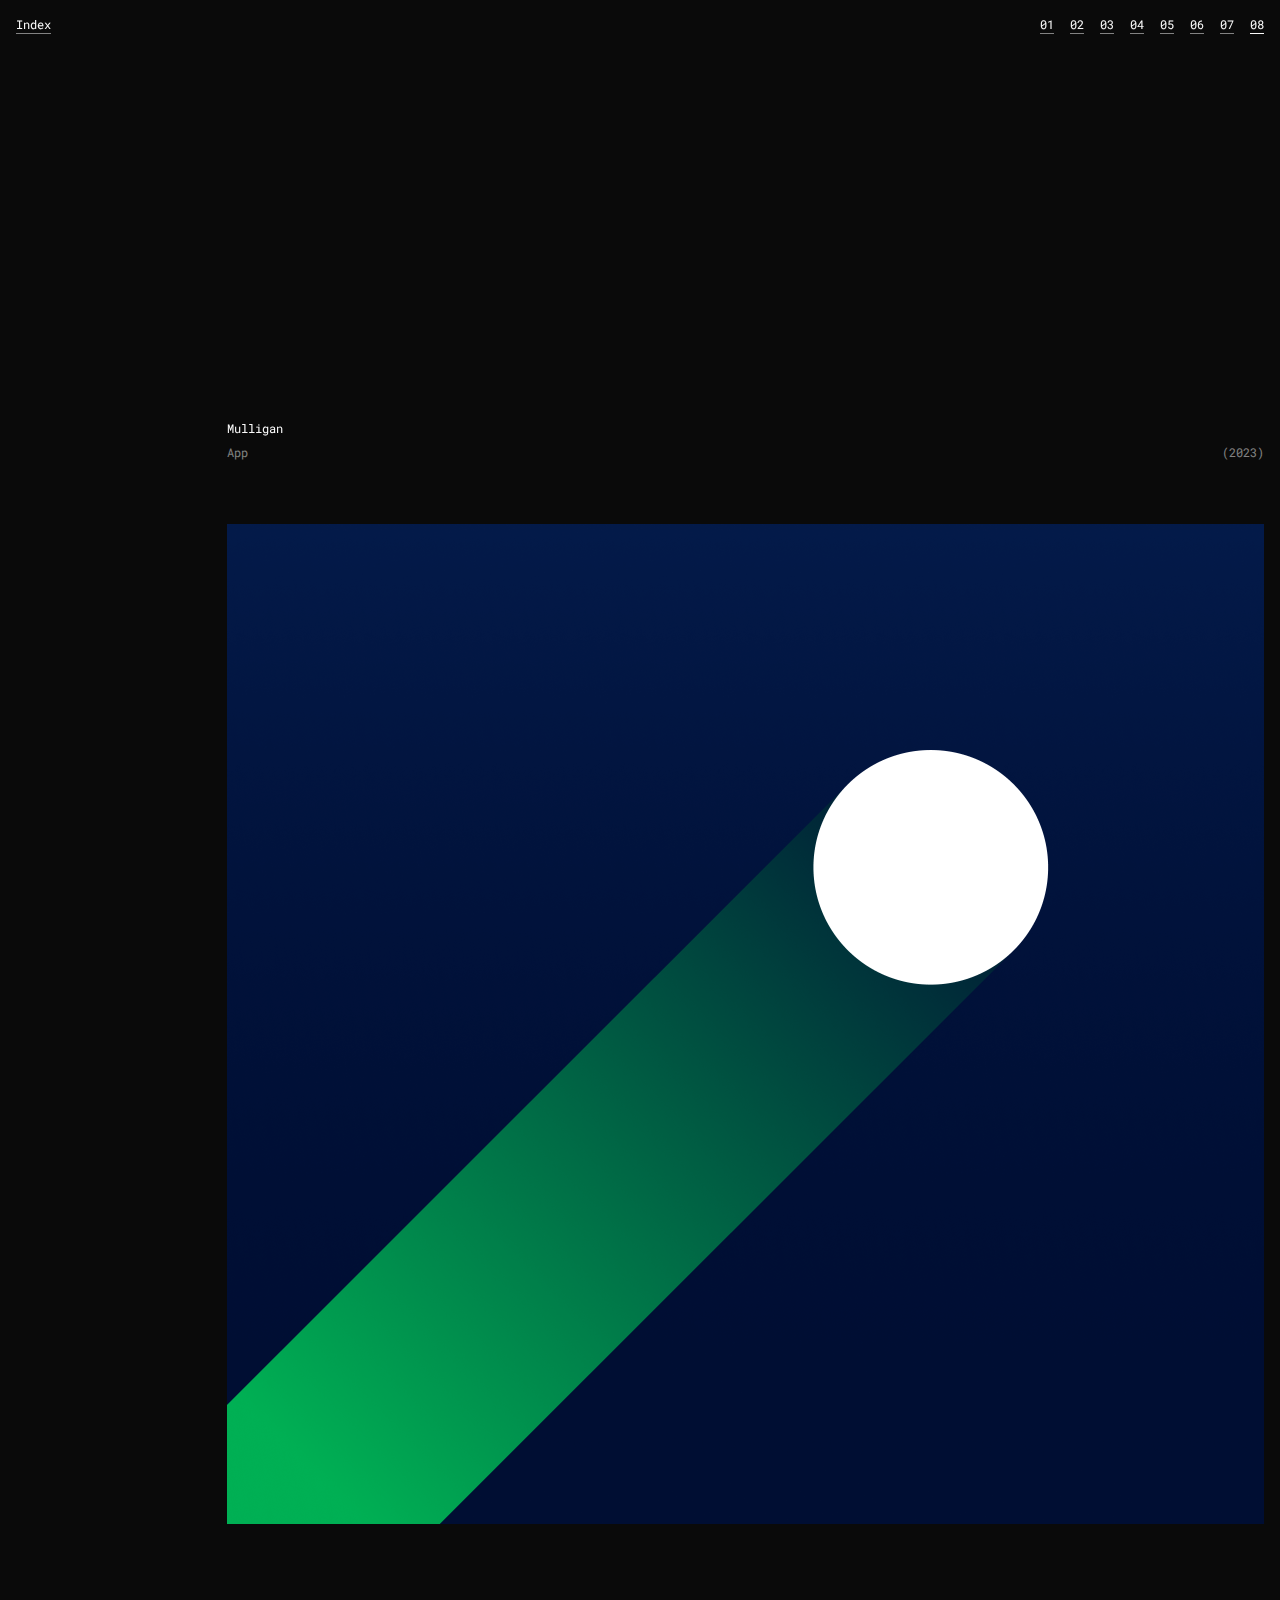
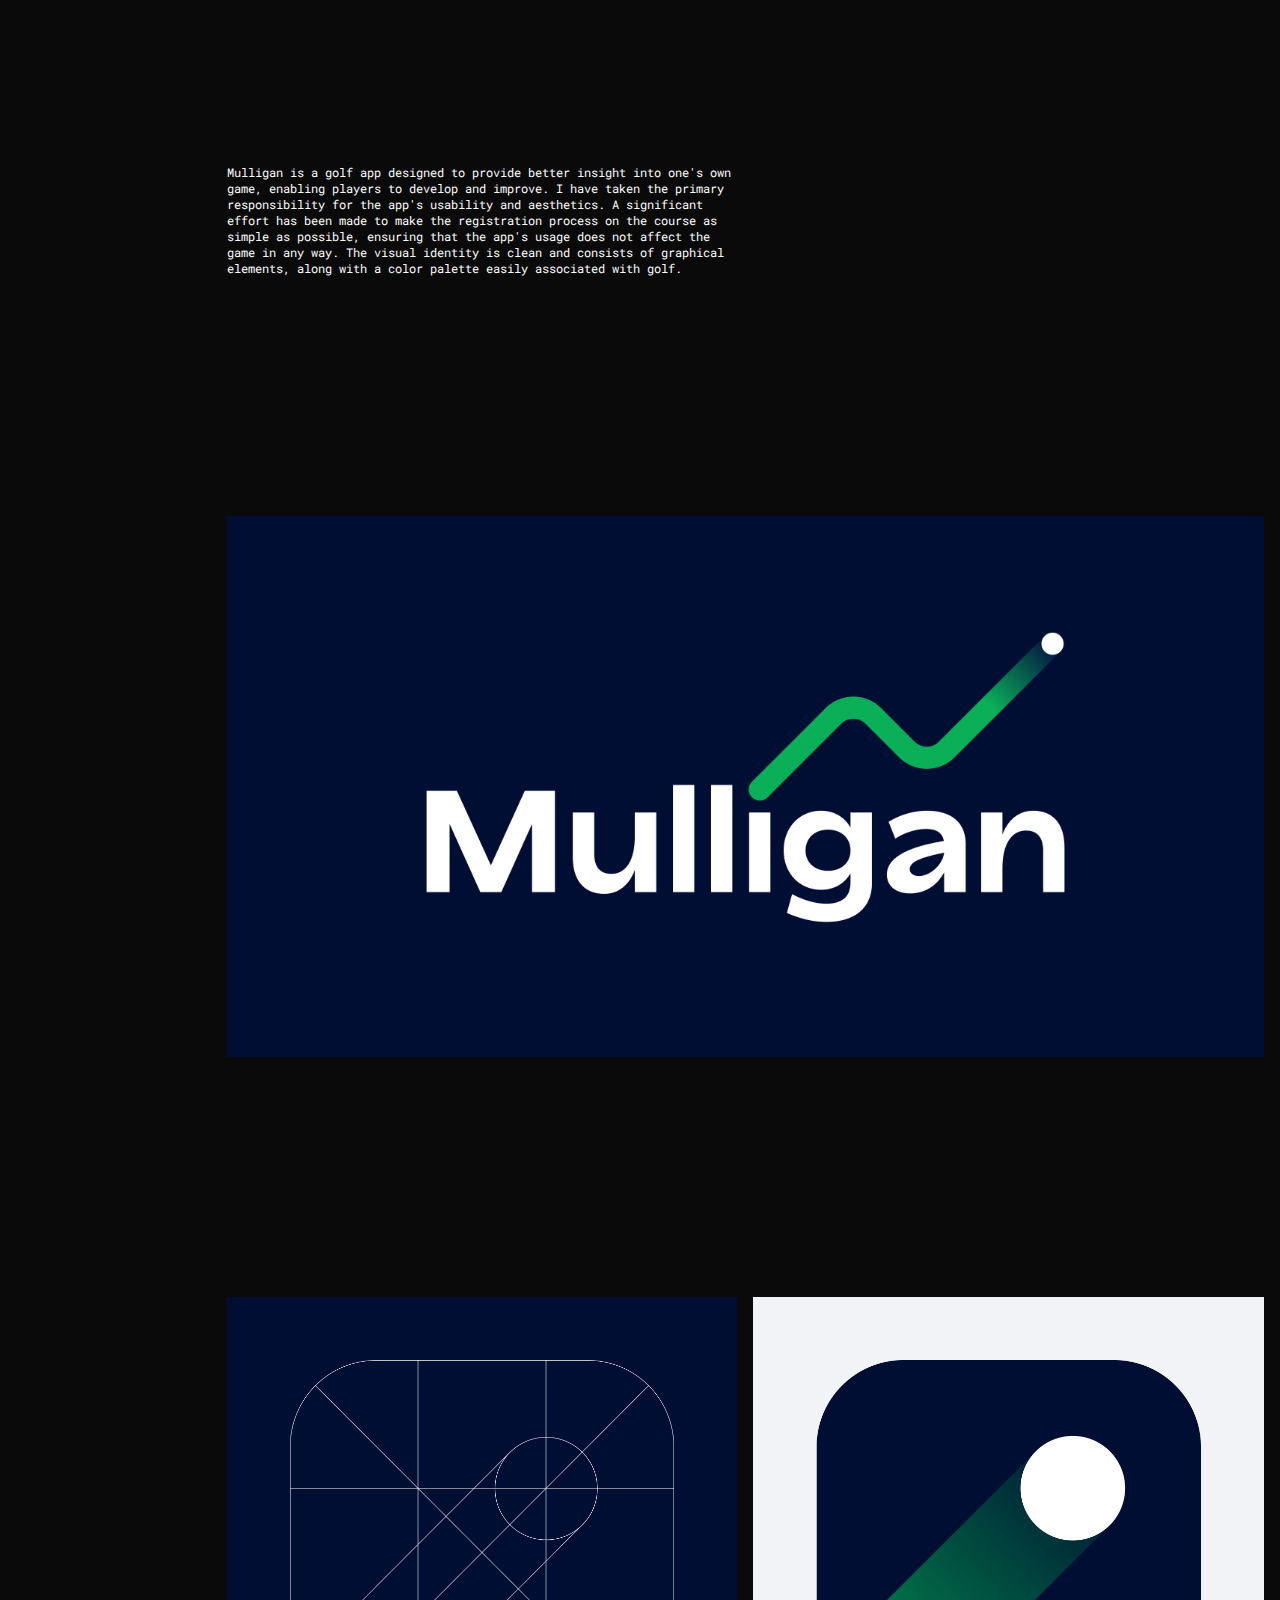
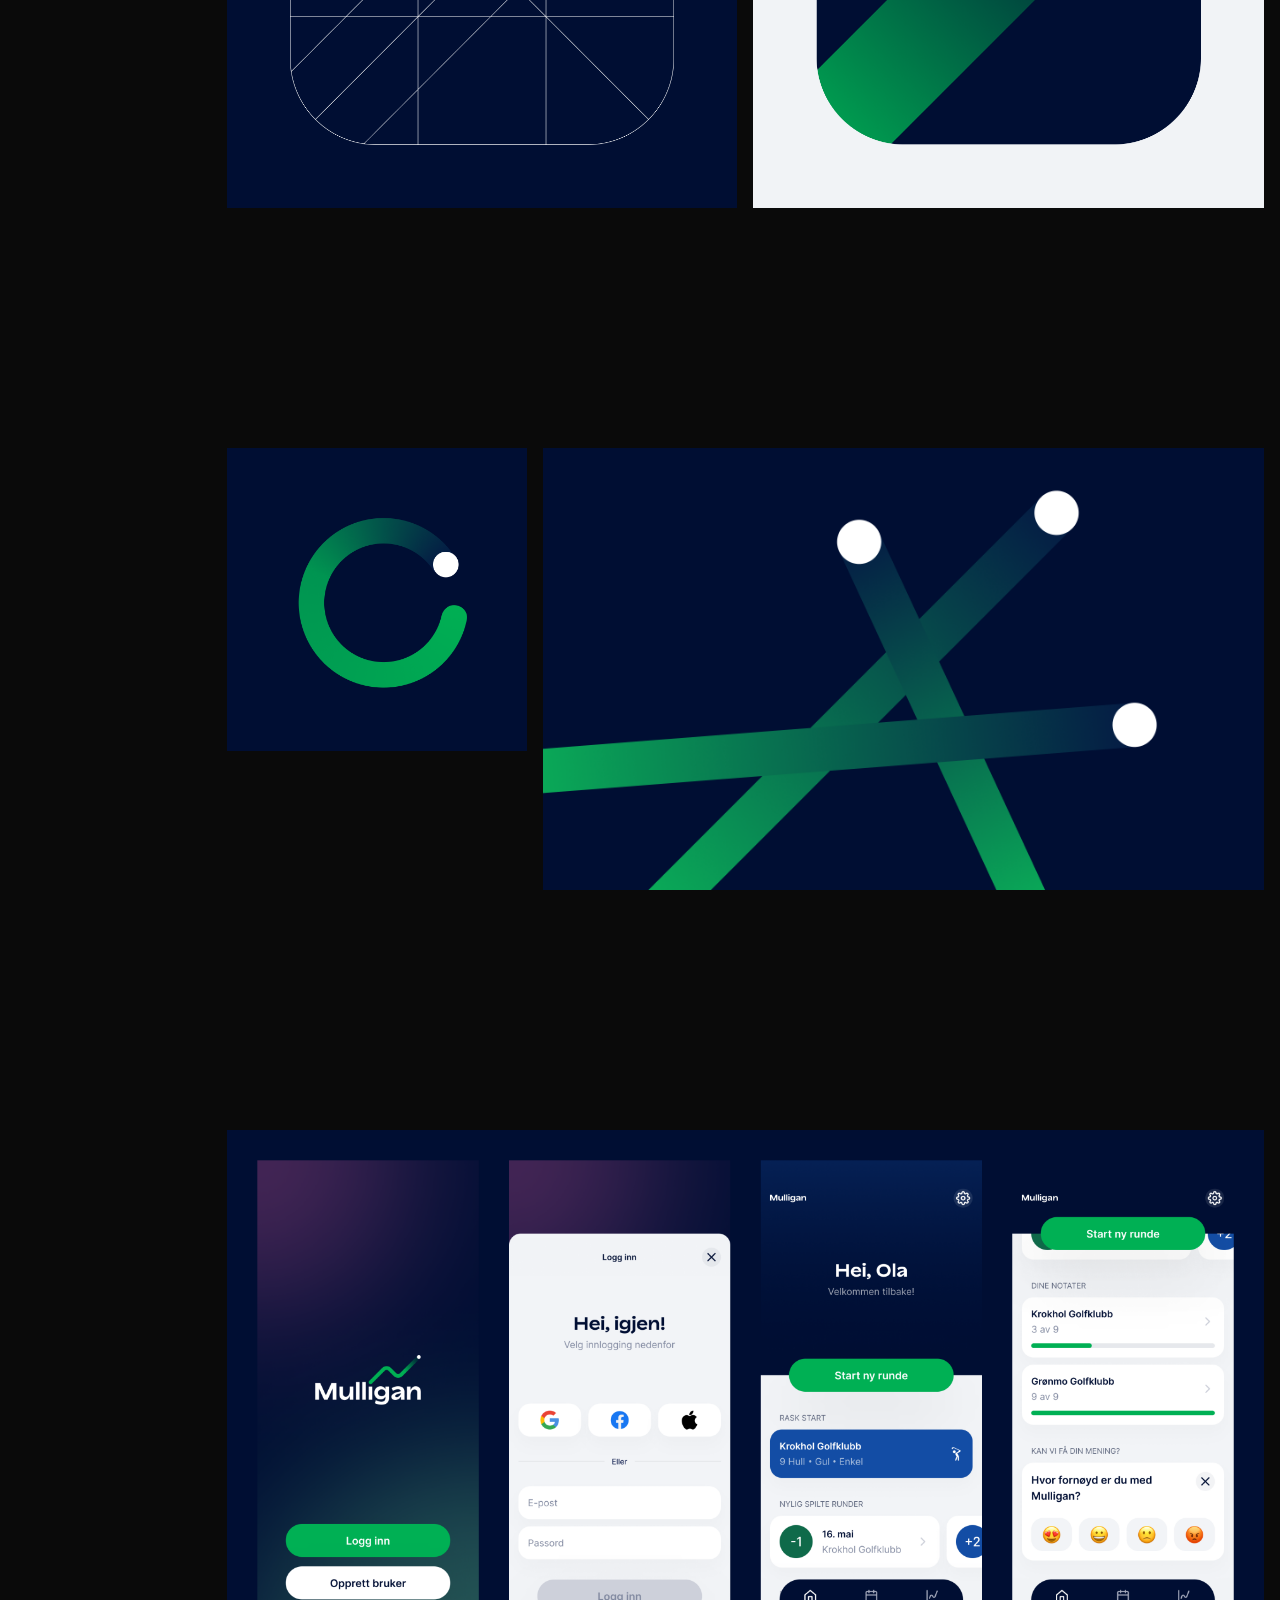
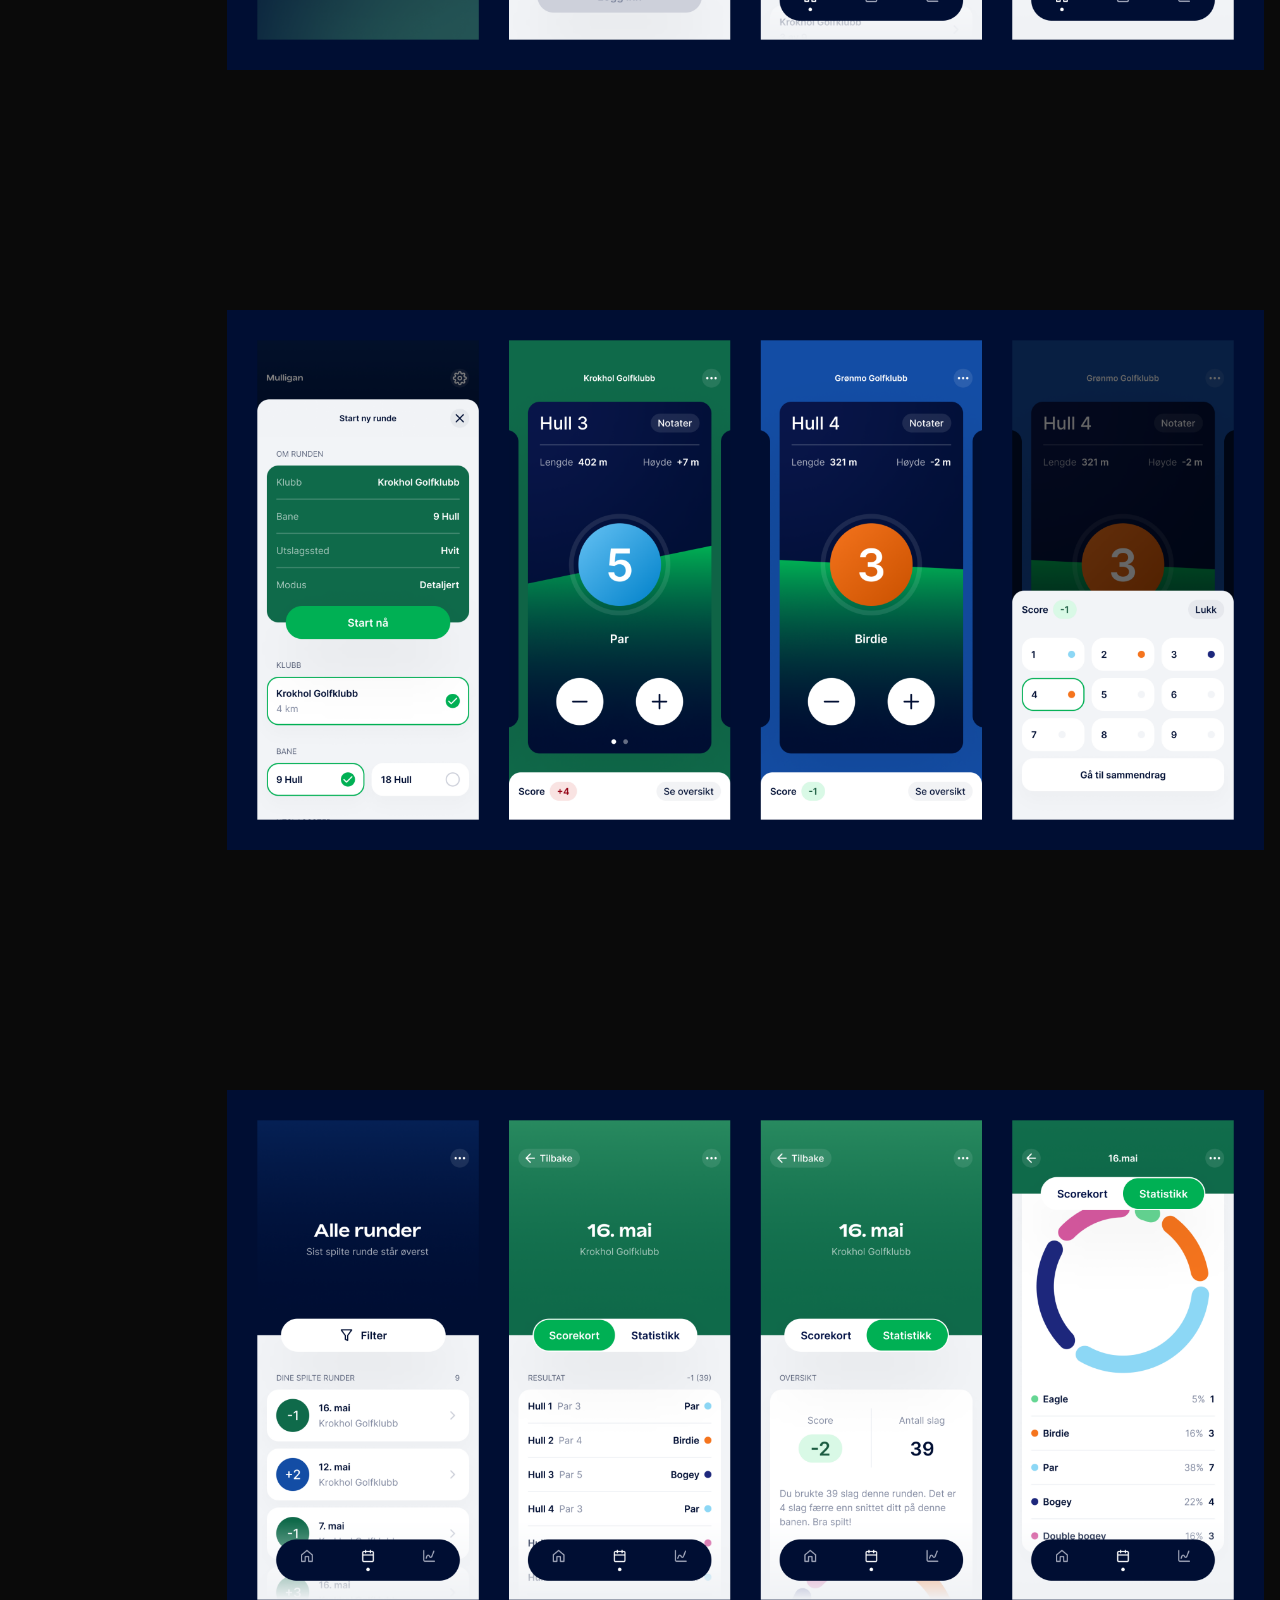
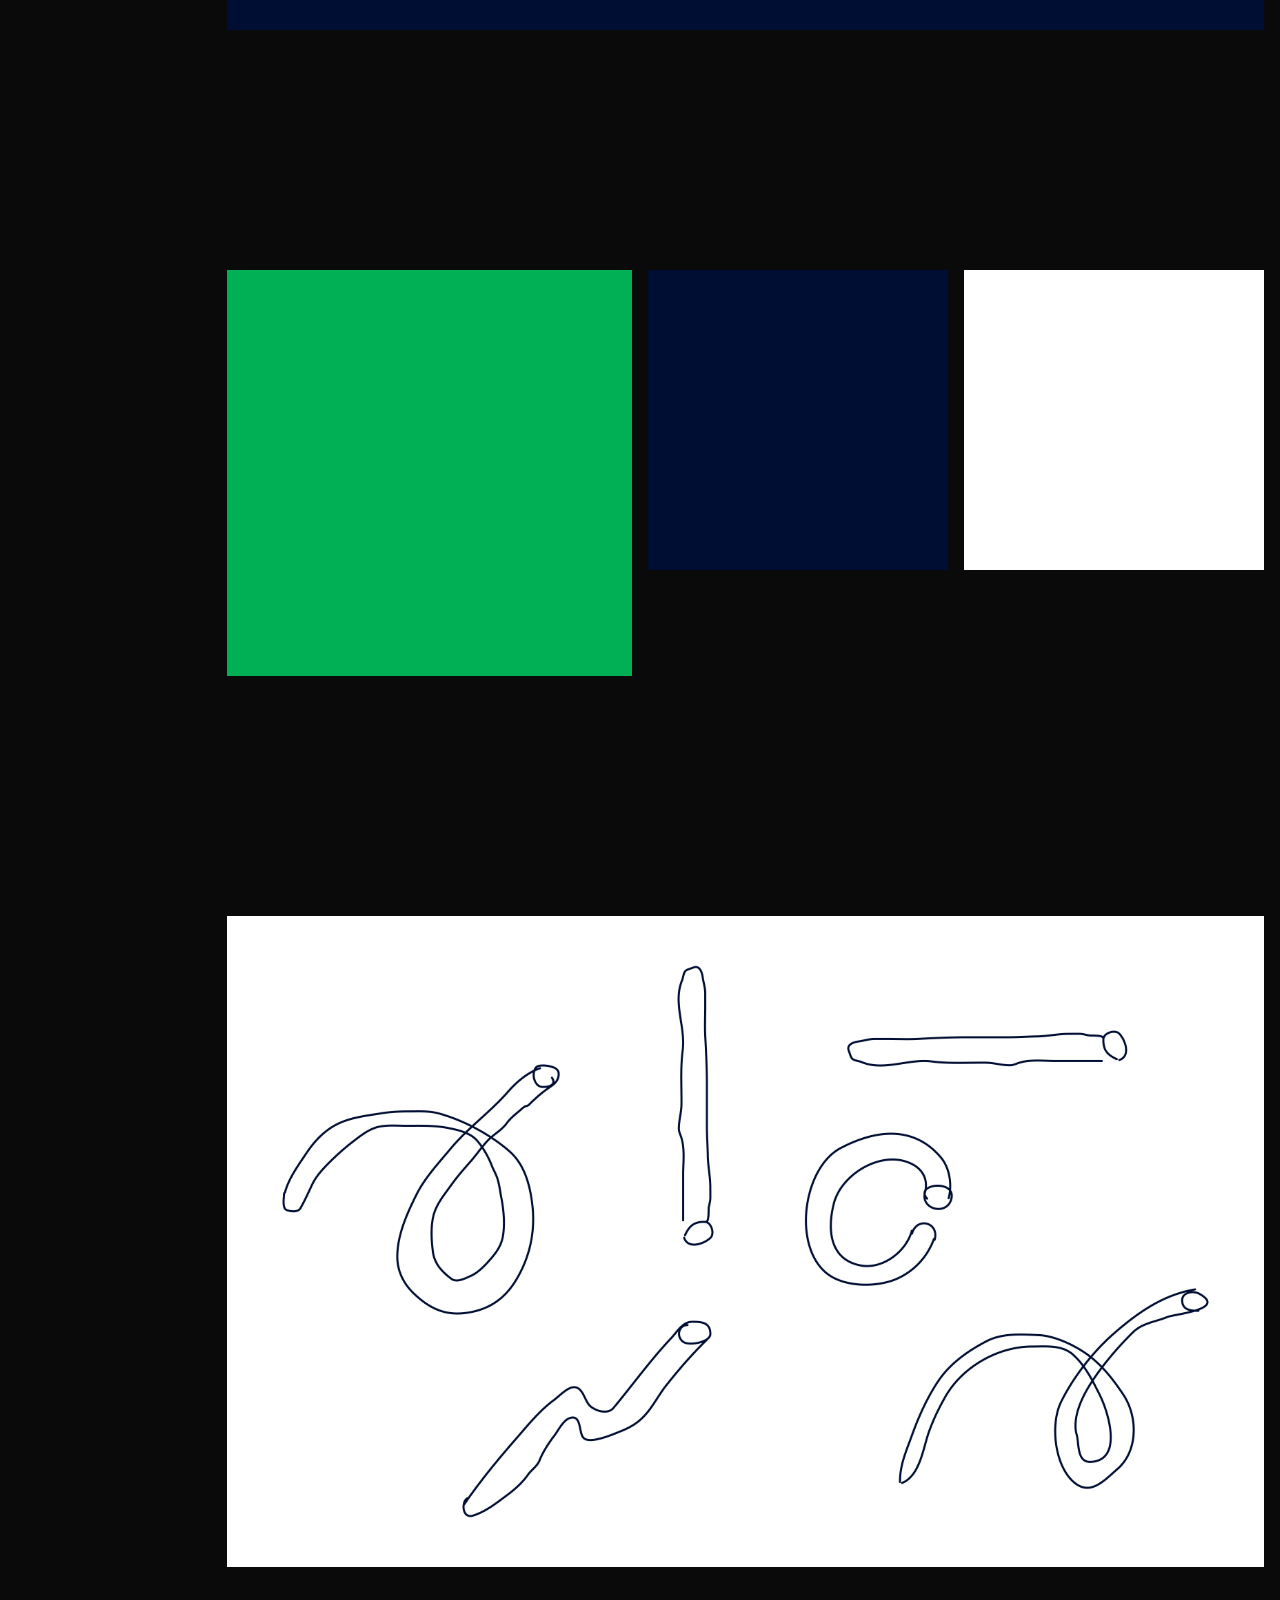
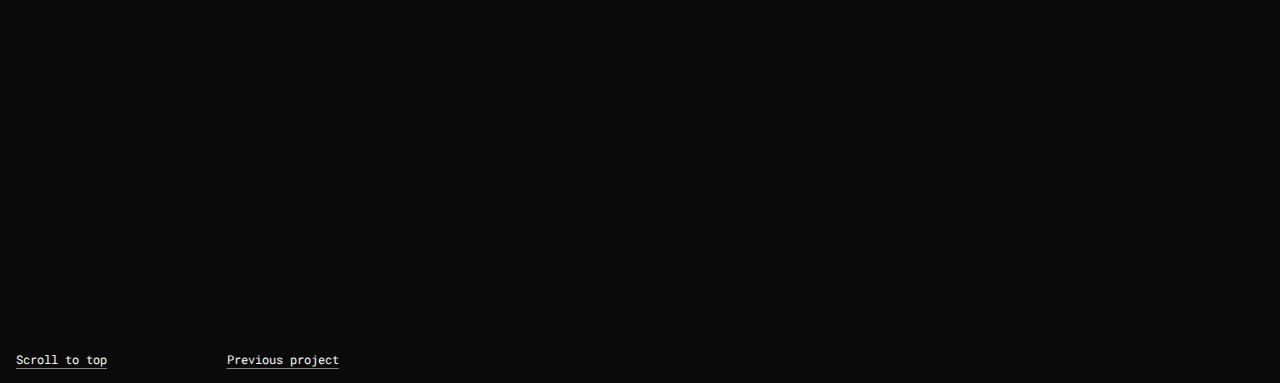
<file: mulligan.html>
<!DOCTYPE html>
<html lang="en">
  <head>
    <meta charset="UTF-8" />
    <meta http-equiv="X-UA-Compatible" content="IE=edge" />
    <meta name="viewport" content="width=device-width, initial-scale=1.0" />
    <link rel="icon" href="./images/m.ico" type="image/x-icon" />
    <link href="./output.css" rel="stylesheet" />
    <link
      rel="stylesheet"
      href="https://fonts.googleapis.com/css2?family=Roboto+Mono:ital,wght@0,100..700;1,100..700&display=swap"
    />
    <title>Mulligan</title>
  </head>
  <body class="bg-neutral-950 text-neutral-50 text-xs">
    <main>
      <section
        class="lg:hidden flex flex-col opacity-0 transition-opacity duration-1000 ease-linear"
      >
        <a
          href="index.html"
          class="top-0 right-0 fixed m-3 z-10 h-fit underline underline-offset-4 decoration-neutral-50/50 hover:decoration-neutral-50"
          >Index</a
        >
        <div class="flex flex-col px-3">
          <div class="pb-2 mt-60 sticky top-3">
            <p>Mulligan</p>
          </div>
          <div class="flex flex-col gap-52">
            <div class="flex flex-col gap-24">
              <div class="flex flex-col gap-12">
                <div class="flex flex-row justify-between">
                  <p class="text-neutral-50/50">App</p>
                  <p class="text-neutral-50/50">(2023)</p>
                </div>
                <img
                  class="object-cover h-[500px] w-full"
                  loading="lazy"
                  role="banner"
                  decoding="sync"
                  fetchpriority="high"
                  src="./images/mulligan_banner.png"
                  alt="Mulligan"
                />
              </div>
              <p>
                Mulligan is a golf app designed to provide better insight into
                one's own game, enabling players to develop and improve. I have
                taken the primary responsibility for the app's usability and
                aesthetics. A significant effort has been made to make the
                registration process on the course as simple as possible,
                ensuring that the app's usage does not affect the game in any
                way. The visual identity is clean and consists of graphical
                elements, along with a color palette easily associated with
                golf.
              </p>
              <ul class="flex flex-col gap-24">
                <li>
                  <img src="./images/mulligan_1.png" alt="" />
                </li>
                <li class="flex flex-col gap-3">
                  <img src="./images/mulligan_2.png" alt="" />
                  <img src="./images/mulligan_3.png" alt="" />
                </li>
                <li class="flex flex-col gap-3">
                  <img src="./images/mulligan_7.png" alt="" />
                  <img src="./images/mulligan_8_mobile.png" alt="" />
                </li>
                <li class="flex flex-col gap-3">
                  <img
                    src="./images/mulligan_4.1_mobile.png"
                    class="w-full"
                    alt=""
                  />
                  <img
                    src="./images/mulligan_4.2_mobile.png"
                    class="w-full"
                    alt=""
                  />
                </li>
                <li class="flex flex-col gap-3">
                  <img
                    src="./images/mulligan_5.1_mobile.png"
                    class="w-full"
                    alt=""
                  />
                  <img
                    src="./images/mulligan_5.2_mobile.png"
                    class="w-full"
                    alt=""
                  />
                </li>
                <li class="flex flex-col gap-3">
                  <img
                    src="./images/mulligan_6.1_mobile.png"
                    class="w-full"
                    alt=""
                  />
                  <img
                    src="./images/mulligan_6.2_mobile.png"
                    class="w-full"
                    alt=""
                  />
                </li>
                <li>
                  <img src="./images/mulligan_12_mobile.png" alt="" />
                </li>
              </ul>
            </div>
            <div class="flex flex-row justify-between pb-12">
              <a
                href="synk.html"
                class="underline underline-offset-4 decoration-neutral-50/50 hover:decoration-neutral-50"
                >Previous project</a
              >
              <a
                href=""
                class="underline underline-offset-4 decoration-neutral-50/50 hover:decoration-neutral-50"
              ></a>
            </div>
          </div>
        </div>
      </section>
      <section
        class="sm:hidden lg:block flex flex-col opacity-0 transition-opacity duration-500 ease-linear"
      >
        <a
          href="index.html"
          class="top-0 left-0 fixed m-4 z-10 underline underline-offset-4 decoration-neutral-50/50 hover:decoration-neutral-50"
          >Index</a
        >
        <div class="flex flex-row gap-4 top-0 right-0 m-4 fixed z-10">
          <a
            href="modus.html"
            class="decoration-neutral-50/50 underline-offset-4 underline hover:decoration-neutral-50"
            >01</a
          >
          <a
            href="jegerrapper.html"
            class="decoration-neutral-50/50 underline-offset-4 underline hover:decoration-neutral-50"
            >02</a
          >
          <a
            href="fricktion.html"
            class="decoration-neutral-50/50 underline-offset-4 underline hover:decoration-neutral-50"
            >03</a
          >
          <a
            href="etgodtstupietgruntvann.html"
            class="decoration-neutral-50/50 underline-offset-4 underline hover:decoration-neutral-50"
            >04</a
          >
          <a
            href="morell.html"
            class="decoration-neutral-50/50 underline-offset-4 underline hover:decoration-neutral-50"
            >05</a
          >
          <a
            href="sasplussaspussy.html"
            class="decoration-neutral-50/50 underline-offset-4 underline hover:decoration-neutral-50"
            >06</a
          >
          <a
            href="synk.html"
            class="decoration-neutral-50/50 underline-offset-4 underline hover:decoration-neutral-50"
            >07</a
          >
          <a href="" class="decoration-neutral-50 underline-offset-4 underline"
            >08</a
          >
        </div>
        <div class="flex flex-col">
          <header
            class="grid grid-cols-12 gap-4 px-4 pb-2 mt-[420px] sticky top-4"
          >
            <div class="col-start-3 col-span-5">
              <p>Mulligan</p>
            </div>
          </header>
          <div class="flex flex-col gap-60">
            <div class="grid grid-cols-12 gap-4 px-4">
              <div class="col-start-3 col-span-full">
                <div class="flex flex-col gap-16">
                  <div class="flex flex-row justify-between text-neutral-50/50">
                    <p>App</p>
                    <p>(2023)</p>
                  </div>
                  <img
                    class="object-cover h-[1000px] w-full col-start-3 col-span-full"
                    loading="lazy"
                    role="banner"
                    decoding="sync"
                    fetchpriority="high"
                    src="./images/mulligan_banner.png"
                    alt="Mulligan"
                  />
                </div>
              </div>
            </div>
            <div class="grid grid-cols-12 gap-4 gap-y-60 px-4">
              <p class="col-start-3 col-span-5">
                Mulligan is a golf app designed to provide better insight into
                one's own game, enabling players to develop and improve. I have
                taken the primary responsibility for the app's usability and
                aesthetics. A significant effort has been made to make the
                registration process on the course as simple as possible,
                ensuring that the app's usage does not affect the game in any
                way. The visual identity is clean and consists of graphical
                elements, along with a color palette easily associated with
                golf.
              </p>
            </div>
            <div class="grid grid-cols-12 gap-4 gap-y-60 px-4">
              <ul class="col-start-3 col-span-full">
                <li class="grid grid-cols-10 gap-4 pb-60">
                  <img
                    class="col-start-1 col-span-full"
                    src="./images/mulligan_1.png"
                    alt=""
                  />
                </li>
                <li class="grid grid-cols-10 gap-4 pb-60">
                  <img
                    class="col-start-1 col-span-5"
                    src="./images/mulligan_2.png"
                    alt=""
                  />
                  <img
                    class="col-start-6 col-span-5"
                    src="./images/mulligan_3.png"
                    alt=""
                  />
                </li>
                <li class="grid grid-cols-10 gap-4 pb-60">
                  <img
                    class="col-start-1 col-span-3"
                    src="./images/mulligan_7.png"
                    alt=""
                  />
                  <img
                    class="col-start-4 col-span-full"
                    src="./images/mulligan_8.png"
                    alt=""
                  />
                </li>
                <li class="grid grid-cols-10 gap-4 pb-60">
                  <img
                    class="col-start-1 col-span-full"
                    src="./images/mulligan_4.png"
                    alt=""
                  />
                </li>
                <li class="grid grid-cols-10 gap-4 pb-60">
                  <img
                    class="col-start-1 col-span-full"
                    src="./images/mulligan_5.png"
                    alt=""
                  />
                </li>
                <li class="grid grid-cols-10 gap-4 pb-60">
                  <img
                    class="col-start-1 col-span-full"
                    src="./images/mulligan_6.png"
                    alt=""
                  />
                </li>
                <li class="grid grid-cols-10 gap-4 pb-60">
                  <img
                    class="col-start-1 col-span-4 w-full"
                    src="./images/mulligan_9.png"
                    alt=""
                  />
                  <img
                    class="col-start-5 col-span-3 w-full"
                    src="./images/mulligan_10.png"
                    alt=""
                  />
                  <img
                    class="col-start-8 col-span-3 w-full"
                    src="./images/mulligan_11.png"
                    alt=""
                  />
                </li>
                <li class="grid grid-cols-10 gap-4 pb-96">
                  <img
                    class="col-start-1 col-span-full"
                    src="./images/mulligan_12.png"
                    alt=""
                  />
                </li>
              </ul>
            </div>
          </div>
        </div>
        <footer class="grid grid-cols-12 grid-flow-col gap-4 px-4 pb-4">
          <button
            onclick="scrollToTop()"
            class="col-start-1 col-span-2 w-fit underline underline-offset-4 decoration-neutral-50/50 hover:decoration-neutral-50"
          >
            Scroll to top
          </button>
          <div class="col-start-3 col-span-full flex flex-row justify-between">
            <a
              href="synk.html"
              class="underline underline-offset-4 decoration-neutral-50/50 hover:decoration-neutral-50"
              >Previous project</a
            >
            <a
              href=""
              class="underline underline-offset-4 decoration-neutral-50/50 hover:decoration-neutral-50"
            ></a>
          </div>
        </footer>
      </section>
    </main>
    <script>
      window.addEventListener("load", function () {
        // Finn alle seksjoner som skal fades inn
        var sections = document.querySelectorAll("section");
        sections.forEach(function (section) {
          // Legg til klassen for fade-in-animasjonen
          section.classList.add("opacity-100");
        });
      });
      function scrollToTop() {
        window.scrollTo({
          top: 0,
          behavior: "smooth",
        });
      }
    </script>
  </body>
</html>
</file>
<file: output.css>
/*
! tailwindcss v3.4.10 | MIT License | https://tailwindcss.com
*/

/*
1. Prevent padding and border from affecting element width. (https://github.com/mozdevs/cssremedy/issues/4)
2. Allow adding a border to an element by just adding a border-width. (https://github.com/tailwindcss/tailwindcss/pull/116)
*/

*,
::before,
::after {
  box-sizing: border-box;
  /* 1 */
  border-width: 0;
  /* 2 */
  border-style: solid;
  /* 2 */
  border-color: #e5e7eb;
  /* 2 */
}

::before,
::after {
  --tw-content: '';
}

/*
1. Use a consistent sensible line-height in all browsers.
2. Prevent adjustments of font size after orientation changes in iOS.
3. Use a more readable tab size.
4. Use the user's configured `sans` font-family by default.
5. Use the user's configured `sans` font-feature-settings by default.
6. Use the user's configured `sans` font-variation-settings by default.
7. Disable tap highlights on iOS
*/

html,
:host {
  line-height: 1.5;
  /* 1 */
  -webkit-text-size-adjust: 100%;
  /* 2 */
  -moz-tab-size: 4;
  /* 3 */
  -o-tab-size: 4;
     tab-size: 4;
  /* 3 */
  font-family: ui-sans-serif, system-ui, sans-serif, "Apple Color Emoji", "Segoe UI Emoji", "Segoe UI Symbol", "Noto Color Emoji";
  /* 4 */
  font-feature-settings: normal;
  /* 5 */
  font-variation-settings: normal;
  /* 6 */
  -webkit-tap-highlight-color: transparent;
  /* 7 */
}

/*
1. Remove the margin in all browsers.
2. Inherit line-height from `html` so users can set them as a class directly on the `html` element.
*/

body {
  margin: 0;
  /* 1 */
  line-height: inherit;
  /* 2 */
}

/*
1. Add the correct height in Firefox.
2. Correct the inheritance of border color in Firefox. (https://bugzilla.mozilla.org/show_bug.cgi?id=190655)
3. Ensure horizontal rules are visible by default.
*/

hr {
  height: 0;
  /* 1 */
  color: inherit;
  /* 2 */
  border-top-width: 1px;
  /* 3 */
}

/*
Add the correct text decoration in Chrome, Edge, and Safari.
*/

abbr:where([title]) {
  -webkit-text-decoration: underline dotted;
          text-decoration: underline dotted;
}

/*
Remove the default font size and weight for headings.
*/

h1,
h2,
h3,
h4,
h5,
h6 {
  font-size: inherit;
  font-weight: inherit;
}

/*
Reset links to optimize for opt-in styling instead of opt-out.
*/

a {
  color: inherit;
  text-decoration: inherit;
}

/*
Add the correct font weight in Edge and Safari.
*/

b,
strong {
  font-weight: bolder;
}

/*
1. Use the user's configured `mono` font-family by default.
2. Use the user's configured `mono` font-feature-settings by default.
3. Use the user's configured `mono` font-variation-settings by default.
4. Correct the odd `em` font sizing in all browsers.
*/

code,
kbd,
samp,
pre {
  font-family: ui-monospace, SFMono-Regular, Menlo, Monaco, Consolas, "Liberation Mono", "Courier New", monospace;
  /* 1 */
  font-feature-settings: normal;
  /* 2 */
  font-variation-settings: normal;
  /* 3 */
  font-size: 1em;
  /* 4 */
}

/*
Add the correct font size in all browsers.
*/

small {
  font-size: 80%;
}

/*
Prevent `sub` and `sup` elements from affecting the line height in all browsers.
*/

sub,
sup {
  font-size: 75%;
  line-height: 0;
  position: relative;
  vertical-align: baseline;
}

sub {
  bottom: -0.25em;
}

sup {
  top: -0.5em;
}

/*
1. Remove text indentation from table contents in Chrome and Safari. (https://bugs.chromium.org/p/chromium/issues/detail?id=999088, https://bugs.webkit.org/show_bug.cgi?id=201297)
2. Correct table border color inheritance in all Chrome and Safari. (https://bugs.chromium.org/p/chromium/issues/detail?id=935729, https://bugs.webkit.org/show_bug.cgi?id=195016)
3. Remove gaps between table borders by default.
*/

table {
  text-indent: 0;
  /* 1 */
  border-color: inherit;
  /* 2 */
  border-collapse: collapse;
  /* 3 */
}

/*
1. Change the font styles in all browsers.
2. Remove the margin in Firefox and Safari.
3. Remove default padding in all browsers.
*/

button,
input,
optgroup,
select,
textarea {
  font-family: inherit;
  /* 1 */
  font-feature-settings: inherit;
  /* 1 */
  font-variation-settings: inherit;
  /* 1 */
  font-size: 100%;
  /* 1 */
  font-weight: inherit;
  /* 1 */
  line-height: inherit;
  /* 1 */
  letter-spacing: inherit;
  /* 1 */
  color: inherit;
  /* 1 */
  margin: 0;
  /* 2 */
  padding: 0;
  /* 3 */
}

/*
Remove the inheritance of text transform in Edge and Firefox.
*/

button,
select {
  text-transform: none;
}

/*
1. Correct the inability to style clickable types in iOS and Safari.
2. Remove default button styles.
*/

button,
input:where([type='button']),
input:where([type='reset']),
input:where([type='submit']) {
  -webkit-appearance: button;
  /* 1 */
  background-color: transparent;
  /* 2 */
  background-image: none;
  /* 2 */
}

/*
Use the modern Firefox focus style for all focusable elements.
*/

:-moz-focusring {
  outline: auto;
}

/*
Remove the additional `:invalid` styles in Firefox. (https://github.com/mozilla/gecko-dev/blob/2f9eacd9d3d995c937b4251a5557d95d494c9be1/layout/style/res/forms.css#L728-L737)
*/

:-moz-ui-invalid {
  box-shadow: none;
}

/*
Add the correct vertical alignment in Chrome and Firefox.
*/

progress {
  vertical-align: baseline;
}

/*
Correct the cursor style of increment and decrement buttons in Safari.
*/

::-webkit-inner-spin-button,
::-webkit-outer-spin-button {
  height: auto;
}

/*
1. Correct the odd appearance in Chrome and Safari.
2. Correct the outline style in Safari.
*/

[type='search'] {
  -webkit-appearance: textfield;
  /* 1 */
  outline-offset: -2px;
  /* 2 */
}

/*
Remove the inner padding in Chrome and Safari on macOS.
*/

::-webkit-search-decoration {
  -webkit-appearance: none;
}

/*
1. Correct the inability to style clickable types in iOS and Safari.
2. Change font properties to `inherit` in Safari.
*/

::-webkit-file-upload-button {
  -webkit-appearance: button;
  /* 1 */
  font: inherit;
  /* 2 */
}

/*
Add the correct display in Chrome and Safari.
*/

summary {
  display: list-item;
}

/*
Removes the default spacing and border for appropriate elements.
*/

blockquote,
dl,
dd,
h1,
h2,
h3,
h4,
h5,
h6,
hr,
figure,
p,
pre {
  margin: 0;
}

fieldset {
  margin: 0;
  padding: 0;
}

legend {
  padding: 0;
}

ol,
ul,
menu {
  list-style: none;
  margin: 0;
  padding: 0;
}

/*
Reset default styling for dialogs.
*/

dialog {
  padding: 0;
}

/*
Prevent resizing textareas horizontally by default.
*/

textarea {
  resize: vertical;
}

/*
1. Reset the default placeholder opacity in Firefox. (https://github.com/tailwindlabs/tailwindcss/issues/3300)
2. Set the default placeholder color to the user's configured gray 400 color.
*/

input::-moz-placeholder, textarea::-moz-placeholder {
  opacity: 1;
  /* 1 */
  color: #9ca3af;
  /* 2 */
}

input::placeholder,
textarea::placeholder {
  opacity: 1;
  /* 1 */
  color: #9ca3af;
  /* 2 */
}

/*
Set the default cursor for buttons.
*/

button,
[role="button"] {
  cursor: pointer;
}

/*
Make sure disabled buttons don't get the pointer cursor.
*/

:disabled {
  cursor: default;
}

/*
1. Make replaced elements `display: block` by default. (https://github.com/mozdevs/cssremedy/issues/14)
2. Add `vertical-align: middle` to align replaced elements more sensibly by default. (https://github.com/jensimmons/cssremedy/issues/14#issuecomment-634934210)
   This can trigger a poorly considered lint error in some tools but is included by design.
*/

img,
svg,
video,
canvas,
audio,
iframe,
embed,
object {
  display: block;
  /* 1 */
  vertical-align: middle;
  /* 2 */
}

/*
Constrain images and videos to the parent width and preserve their intrinsic aspect ratio. (https://github.com/mozdevs/cssremedy/issues/14)
*/

img,
video {
  max-width: 100%;
  height: auto;
}

/* Make elements with the HTML hidden attribute stay hidden by default */

[hidden] {
  display: none;
}

*, ::before, ::after {
  --tw-border-spacing-x: 0;
  --tw-border-spacing-y: 0;
  --tw-translate-x: 0;
  --tw-translate-y: 0;
  --tw-rotate: 0;
  --tw-skew-x: 0;
  --tw-skew-y: 0;
  --tw-scale-x: 1;
  --tw-scale-y: 1;
  --tw-pan-x:  ;
  --tw-pan-y:  ;
  --tw-pinch-zoom:  ;
  --tw-scroll-snap-strictness: proximity;
  --tw-gradient-from-position:  ;
  --tw-gradient-via-position:  ;
  --tw-gradient-to-position:  ;
  --tw-ordinal:  ;
  --tw-slashed-zero:  ;
  --tw-numeric-figure:  ;
  --tw-numeric-spacing:  ;
  --tw-numeric-fraction:  ;
  --tw-ring-inset:  ;
  --tw-ring-offset-width: 0px;
  --tw-ring-offset-color: #fff;
  --tw-ring-color: rgb(59 130 246 / 0.5);
  --tw-ring-offset-shadow: 0 0 #0000;
  --tw-ring-shadow: 0 0 #0000;
  --tw-shadow: 0 0 #0000;
  --tw-shadow-colored: 0 0 #0000;
  --tw-blur:  ;
  --tw-brightness:  ;
  --tw-contrast:  ;
  --tw-grayscale:  ;
  --tw-hue-rotate:  ;
  --tw-invert:  ;
  --tw-saturate:  ;
  --tw-sepia:  ;
  --tw-drop-shadow:  ;
  --tw-backdrop-blur:  ;
  --tw-backdrop-brightness:  ;
  --tw-backdrop-contrast:  ;
  --tw-backdrop-grayscale:  ;
  --tw-backdrop-hue-rotate:  ;
  --tw-backdrop-invert:  ;
  --tw-backdrop-opacity:  ;
  --tw-backdrop-saturate:  ;
  --tw-backdrop-sepia:  ;
  --tw-contain-size:  ;
  --tw-contain-layout:  ;
  --tw-contain-paint:  ;
  --tw-contain-style:  ;
}

::backdrop {
  --tw-border-spacing-x: 0;
  --tw-border-spacing-y: 0;
  --tw-translate-x: 0;
  --tw-translate-y: 0;
  --tw-rotate: 0;
  --tw-skew-x: 0;
  --tw-skew-y: 0;
  --tw-scale-x: 1;
  --tw-scale-y: 1;
  --tw-pan-x:  ;
  --tw-pan-y:  ;
  --tw-pinch-zoom:  ;
  --tw-scroll-snap-strictness: proximity;
  --tw-gradient-from-position:  ;
  --tw-gradient-via-position:  ;
  --tw-gradient-to-position:  ;
  --tw-ordinal:  ;
  --tw-slashed-zero:  ;
  --tw-numeric-figure:  ;
  --tw-numeric-spacing:  ;
  --tw-numeric-fraction:  ;
  --tw-ring-inset:  ;
  --tw-ring-offset-width: 0px;
  --tw-ring-offset-color: #fff;
  --tw-ring-color: rgb(59 130 246 / 0.5);
  --tw-ring-offset-shadow: 0 0 #0000;
  --tw-ring-shadow: 0 0 #0000;
  --tw-shadow: 0 0 #0000;
  --tw-shadow-colored: 0 0 #0000;
  --tw-blur:  ;
  --tw-brightness:  ;
  --tw-contrast:  ;
  --tw-grayscale:  ;
  --tw-hue-rotate:  ;
  --tw-invert:  ;
  --tw-saturate:  ;
  --tw-sepia:  ;
  --tw-drop-shadow:  ;
  --tw-backdrop-blur:  ;
  --tw-backdrop-brightness:  ;
  --tw-backdrop-contrast:  ;
  --tw-backdrop-grayscale:  ;
  --tw-backdrop-hue-rotate:  ;
  --tw-backdrop-invert:  ;
  --tw-backdrop-opacity:  ;
  --tw-backdrop-saturate:  ;
  --tw-backdrop-sepia:  ;
  --tw-contain-size:  ;
  --tw-contain-layout:  ;
  --tw-contain-paint:  ;
  --tw-contain-style:  ;
}

body {
  font-family: Roboto Mono, monospace;
}

.fixed {
  position: fixed;
}

.sticky {
  position: sticky;
}

.left-0 {
  left: 0px;
}

.right-0 {
  right: 0px;
}

.top-0 {
  top: 0px;
}

.top-3 {
  top: 0.75rem;
}

.top-4 {
  top: 1rem;
}

.z-10 {
  z-index: 10;
}

.col-span-2 {
  grid-column: span 2 / span 2;
}

.col-span-3 {
  grid-column: span 3 / span 3;
}

.col-span-4 {
  grid-column: span 4 / span 4;
}

.col-span-5 {
  grid-column: span 5 / span 5;
}

.col-span-6 {
  grid-column: span 6 / span 6;
}

.col-span-7 {
  grid-column: span 7 / span 7;
}

.col-span-8 {
  grid-column: span 8 / span 8;
}

.col-span-full {
  grid-column: 1 / -1;
}

.col-start-1 {
  grid-column-start: 1;
}

.col-start-3 {
  grid-column-start: 3;
}

.col-start-4 {
  grid-column-start: 4;
}

.col-start-5 {
  grid-column-start: 5;
}

.col-start-6 {
  grid-column-start: 6;
}

.col-start-7 {
  grid-column-start: 7;
}

.col-start-8 {
  grid-column-start: 8;
}

.col-start-9 {
  grid-column-start: 9;
}

.m-3 {
  margin: 0.75rem;
}

.m-4 {
  margin: 1rem;
}

.mt-60 {
  margin-top: 15rem;
}

.mt-\[420px\] {
  margin-top: 420px;
}

.flex {
  display: flex;
}

.grid {
  display: grid;
}

.h-\[1000px\] {
  height: 1000px;
}

.h-\[500px\] {
  height: 500px;
}

.h-fit {
  height: -moz-fit-content;
  height: fit-content;
}

.w-fit {
  width: -moz-fit-content;
  width: fit-content;
}

.w-full {
  width: 100%;
}

.grid-flow-col {
  grid-auto-flow: column;
}

.grid-cols-10 {
  grid-template-columns: repeat(10, minmax(0, 1fr));
}

.grid-cols-12 {
  grid-template-columns: repeat(12, minmax(0, 1fr));
}

.flex-row {
  flex-direction: row;
}

.flex-col {
  flex-direction: column;
}

.flex-wrap {
  flex-wrap: wrap;
}

.justify-between {
  justify-content: space-between;
}

.gap-12 {
  gap: 3rem;
}

.gap-16 {
  gap: 4rem;
}

.gap-2 {
  gap: 0.5rem;
}

.gap-24 {
  gap: 6rem;
}

.gap-3 {
  gap: 0.75rem;
}

.gap-4 {
  gap: 1rem;
}

.gap-52 {
  gap: 13rem;
}

.gap-60 {
  gap: 15rem;
}

.gap-y-60 {
  row-gap: 15rem;
}

.bg-neutral-950 {
  --tw-bg-opacity: 1;
  background-color: rgb(10 10 10 / var(--tw-bg-opacity));
}

.object-cover {
  -o-object-fit: cover;
     object-fit: cover;
}

.px-3 {
  padding-left: 0.75rem;
  padding-right: 0.75rem;
}

.px-4 {
  padding-left: 1rem;
  padding-right: 1rem;
}

.pb-12 {
  padding-bottom: 3rem;
}

.pb-2 {
  padding-bottom: 0.5rem;
}

.pb-4 {
  padding-bottom: 1rem;
}

.pb-60 {
  padding-bottom: 15rem;
}

.pb-96 {
  padding-bottom: 24rem;
}

.pt-4 {
  padding-top: 1rem;
}

.text-xs {
  font-size: 0.75rem;
  line-height: 1rem;
}

.text-neutral-50 {
  --tw-text-opacity: 1;
  color: rgb(250 250 250 / var(--tw-text-opacity));
}

.text-neutral-50\/50 {
  color: rgb(250 250 250 / 0.5);
}

.underline {
  text-decoration-line: underline;
}

.decoration-neutral-50 {
  text-decoration-color: #fafafa;
}

.decoration-neutral-50\/50 {
  text-decoration-color: rgb(250 250 250 / 0.5);
}

.underline-offset-4 {
  text-underline-offset: 4px;
}

.opacity-0 {
  opacity: 0;
}

.opacity-100 {
  opacity: 1;
}

.opacity-80 {
  opacity: 0.8;
}

.transition-opacity {
  transition-property: opacity;
  transition-timing-function: cubic-bezier(0.4, 0, 0.2, 1);
  transition-duration: 150ms;
}

.duration-100 {
  transition-duration: 100ms;
}

.duration-1000 {
  transition-duration: 1000ms;
}

.duration-500 {
  transition-duration: 500ms;
}

.ease-in-out {
  transition-timing-function: cubic-bezier(0.4, 0, 0.2, 1);
}

.ease-linear {
  transition-timing-function: linear;
}

.hover\:decoration-neutral-50:hover {
  text-decoration-color: #fafafa;
}

.hover\:opacity-100:hover {
  opacity: 1;
}

@media (min-width: 320px) {
  .sm\:hidden {
    display: none;
  }
}

@media (min-width: 1024px) {
  .lg\:block {
    display: block;
  }

  .lg\:hidden {
    display: none;
  }
}
</file>
